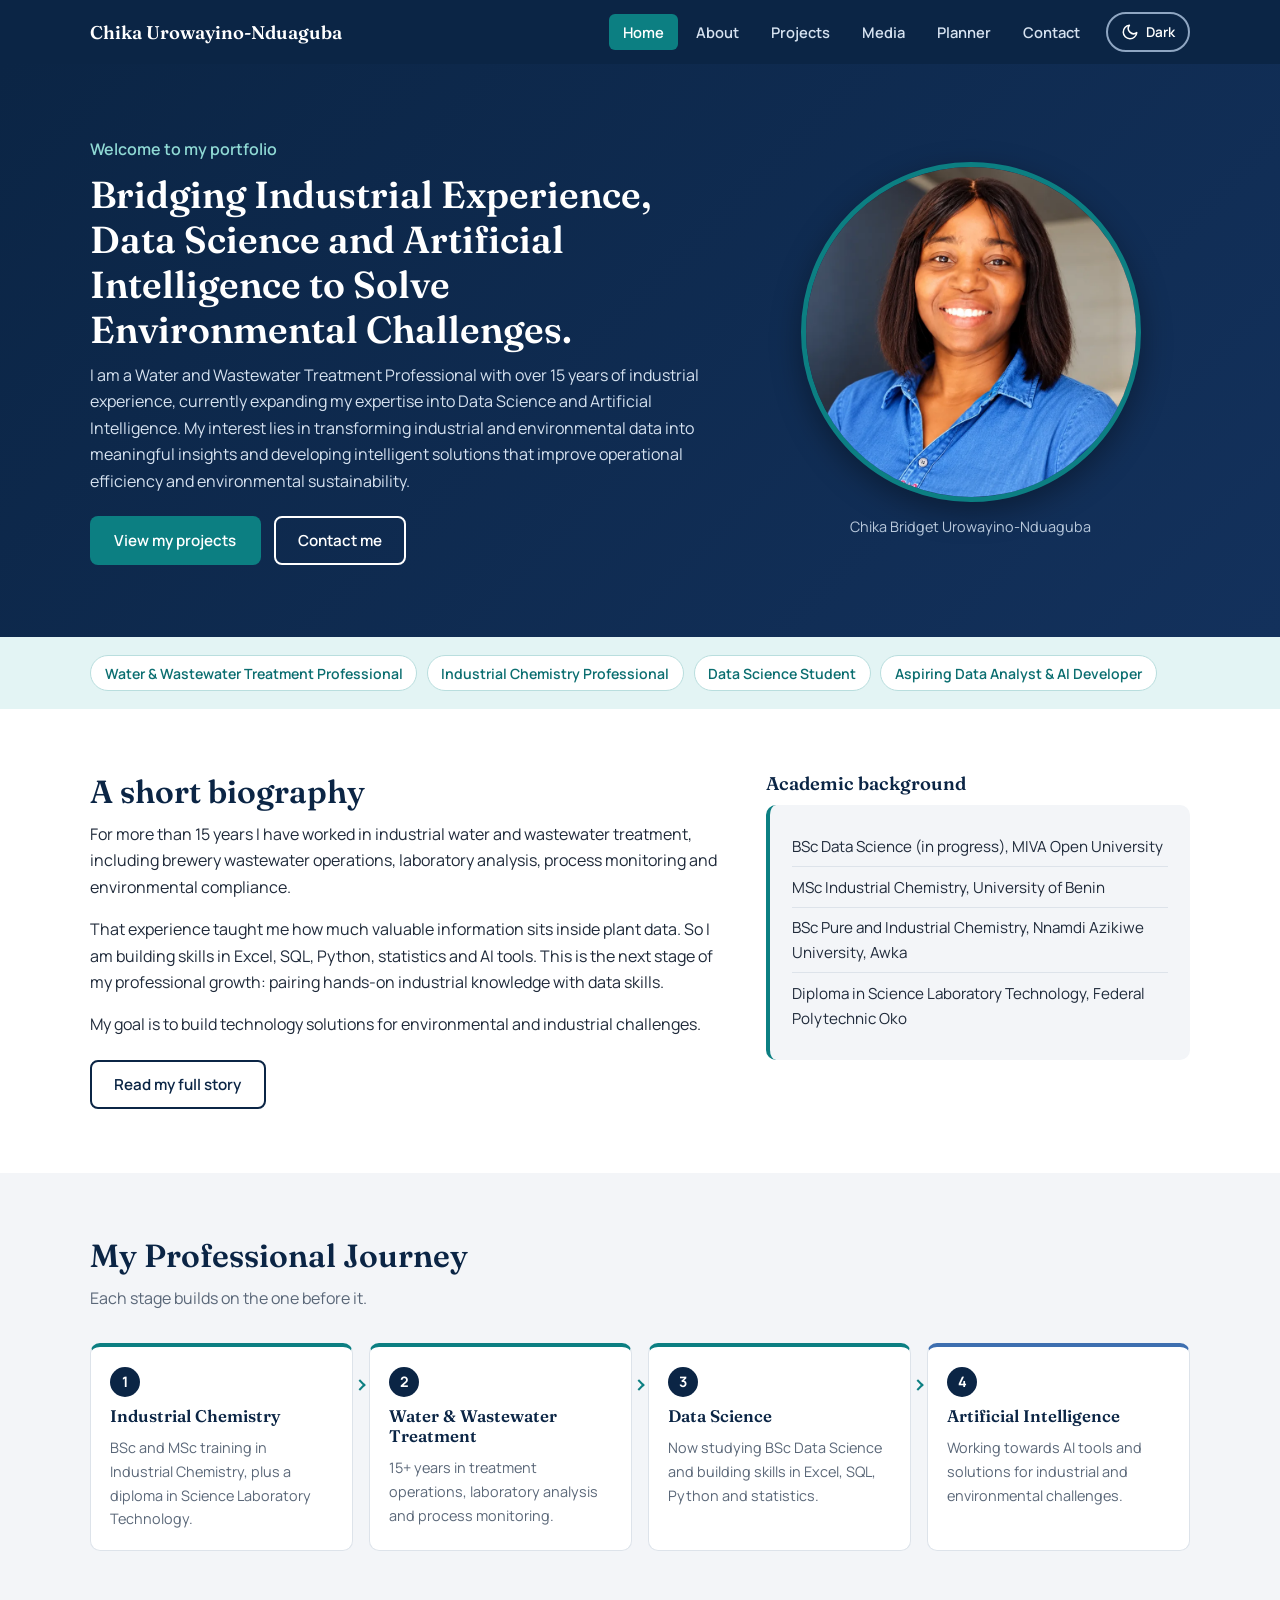
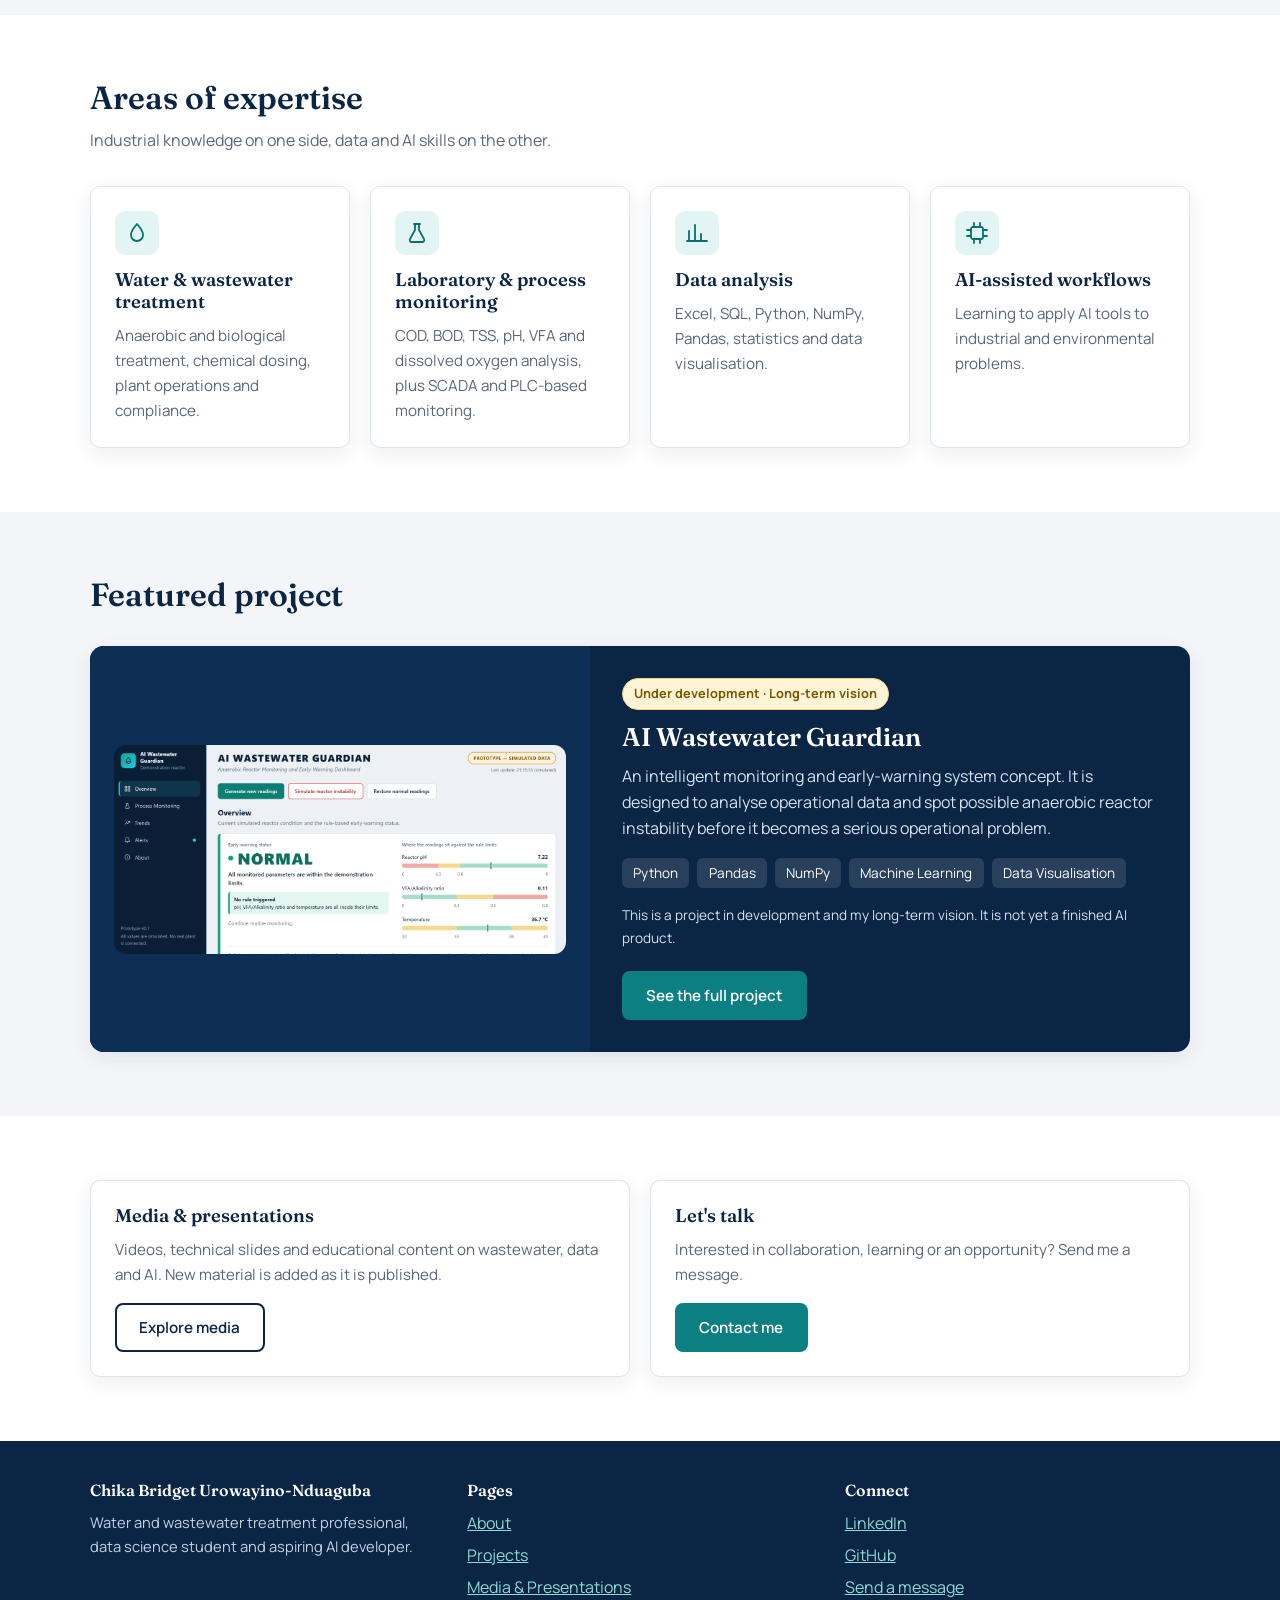
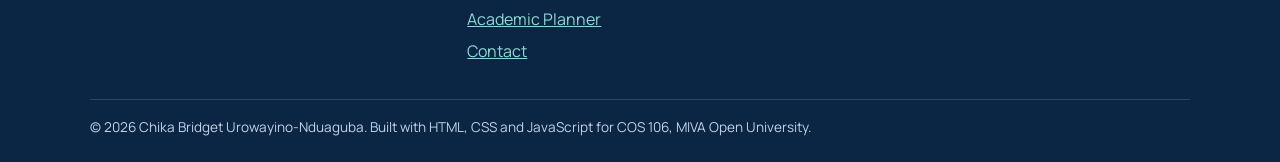
<file: index.html>
<!DOCTYPE html>
<html lang="en">
<head>
  <meta charset="UTF-8">
  <meta name="viewport" content="width=device-width, initial-scale=1">
  <!-- Apply the saved theme BEFORE the page paints, so there is no light/dark flash -->
  <script>
    (function () {
      var theme = "light";
      try { if (localStorage.getItem("chika-theme") === "dark") theme = "dark"; } catch (e) {}
      document.documentElement.setAttribute("data-theme", theme);
    })();
  </script>
  <title>Chika Bridget Urowayino-Nduaguba | Water Treatment, Data Science & AI</title>
  <meta name="description" content="Portfolio of Chika Bridget Urowayino-Nduaguba: water and wastewater treatment professional expanding into Data Science and AI.">
  <link rel="preconnect" href="https://fonts.googleapis.com">
  <link rel="preconnect" href="https://fonts.gstatic.com" crossorigin>
  <link href="https://fonts.googleapis.com/css2?family=Fraunces:wght@600&family=Manrope:wght@400;600;700&display=swap" rel="stylesheet">
  <link rel="stylesheet" href="css/style.css">
</head>
<body>
  <a class="skip-link" href="#main">Skip to content</a>

  <!-- HEADER + NAVIGATION (same on all six pages) -->
  <header class="site-header">
    <nav class="container nav-bar" aria-label="Main navigation">
      <a class="brand" href="index.html">Chika Urowayino-Nduaguba</a>
      <ul class="nav-menu">
        <li><a href="index.html" aria-current="page">Home</a></li>
        <li><a href="about.html">About</a></li>
        <li><a href="projects.html">Projects</a></li>
        <li><a href="media.html">Media</a></li>
        <li><a href="planner.html">Planner</a></li>
        <li><a href="contact.html">Contact</a></li>
      </ul>
      <div class="nav-actions">
        <button class="theme-toggle" type="button" aria-label="Switch to dark mode">
          <svg class="icon-moon" viewBox="0 0 24 24" aria-hidden="true"><path d="M21 12.8A9 9 0 1 1 11.2 3a7 7 0 0 0 9.8 9.8z"/></svg>
          <svg class="icon-sun" viewBox="0 0 24 24" aria-hidden="true"><circle cx="12" cy="12" r="4"/><path d="M12 2v2M12 20v2M4.9 4.9l1.4 1.4M17.7 17.7l1.4 1.4M2 12h2M20 12h2M4.9 19.1l1.4-1.4M17.7 6.3l1.4-1.4"/></svg>
          <span class="theme-label" aria-hidden="true">Dark</span>
        </button>
        <button class="nav-toggle" aria-expanded="false" aria-label="Toggle menu">&#9776;</button>
      </div>
    </nav>
  </header>

  <main id="main">

    <!-- HERO -->
    <section class="hero">
      <div class="container hero-inner">
        <div class="hero-text">
          <p class="welcome">Welcome to my portfolio</p>
          <h1>Bridging Industrial Experience, Data Science and Artificial Intelligence to Solve Environmental Challenges.</h1>
          <p class="intro">I am a Water and Wastewater Treatment Professional with over 15 years of industrial experience, currently expanding my expertise into Data Science and Artificial Intelligence. My interest lies in transforming industrial and environmental data into meaningful insights and developing intelligent solutions that improve operational efficiency and environmental sustainability.</p>
          <div class="btn-row">
            <a class="btn btn-primary" href="projects.html">View my projects</a>
            <a class="btn btn-outline" href="contact.html">Contact me</a>
          </div>
        </div>
        <figure class="hero-photo">
          <picture>
            <source srcset="images/profile.webp" type="image/webp">
            <img src="images/profile.jpg"
                 srcset="images/profile-480.jpg 480w, images/profile.jpg 800w"
                 sizes="(max-width: 860px) 78vw, 340px"
                 width="800" height="800"
                 alt="Portrait of Chika Bridget Urowayino-Nduaguba smiling, wearing a blue denim shirt">
          </picture>
          <figcaption>Chika Bridget Urowayino-Nduaguba</figcaption>
        </figure>
      </div>
    </section>

    <!-- PROFESSIONAL IDENTITY -->
    <section class="identity" aria-label="Professional identity">
      <div class="container">
        <ul class="pills">
          <li>Water &amp; Wastewater Treatment Professional</li>
          <li>Industrial Chemistry Professional</li>
          <li>Data Science Student</li>
          <li>Aspiring Data Analyst &amp; AI Developer</li>
        </ul>
      </div>
    </section>

    <!-- BIOGRAPHY + ACADEMIC BACKGROUND -->
    <section class="section">
      <div class="container split">
        <div>
          <h2>A short biography</h2>
          <p>For more than 15 years I have worked in industrial water and wastewater treatment, including brewery wastewater operations, laboratory analysis, process monitoring and environmental compliance.</p>
          <p>That experience taught me how much valuable information sits inside plant data. So I am building skills in Excel, SQL, Python, statistics and AI tools. This is the next stage of my professional growth: pairing hands-on industrial knowledge with data skills.</p>
          <p>My goal is to build technology solutions for environmental and industrial challenges.</p>
          <div class="btn-row">
            <a class="btn btn-outline" href="about.html">Read my full story</a>
          </div>
        </div>
        <aside>
          <h3>Academic background</h3>
          <ul class="facts">
            <li>BSc Data Science (in progress), MIVA Open University</li>
            <li>MSc Industrial Chemistry, University of Benin</li>
            <li>BSc Pure and Industrial Chemistry, Nnamdi Azikiwe University, Awka</li>
            <li>Diploma in Science Laboratory Technology, Federal Polytechnic Oko</li>
          </ul>
        </aside>
      </div>
    </section>

    <!-- MY PROFESSIONAL JOURNEY -->
    <section class="section section-alt">
      <div class="container">
        <div class="section-head">
          <h2>My Professional Journey</h2>
          <p>Each stage builds on the one before it.</p>
        </div>
        <ol class="journey">
          <li><h3>Industrial Chemistry</h3><p>BSc and MSc training in Industrial Chemistry, plus a diploma in Science Laboratory Technology.</p></li>
          <li><h3>Water &amp; Wastewater Treatment</h3><p>15+ years in treatment operations, laboratory analysis and process monitoring.</p></li>
          <li><h3>Data Science</h3><p>Now studying BSc Data Science and building skills in Excel, SQL, Python and statistics.</p></li>
          <li><h3>Artificial Intelligence</h3><p>Working towards AI tools and solutions for industrial and environmental challenges.</p></li>
        </ol>
      </div>
    </section>

    <!-- AREAS OF EXPERTISE -->
    <section class="section">
      <div class="container">
        <div class="section-head">
          <h2>Areas of expertise</h2>
          <p>Industrial knowledge on one side, data and AI skills on the other.</p>
        </div>
        <div class="grid grid-3">
          <article class="card">
            <div class="icon"><svg viewBox="0 0 24 24" aria-hidden="true"><path d="M12 3s6 6.5 6 11a6 6 0 0 1-12 0c0-4.5 6-11 6-11z"/></svg></div>
            <h3>Water &amp; wastewater treatment</h3>
            <p>Anaerobic and biological treatment, chemical dosing, plant operations and compliance.</p>
          </article>
          <article class="card">
            <div class="icon"><svg viewBox="0 0 24 24" aria-hidden="true"><path d="M9 3h6M10 3v6l-5 9a2 2 0 0 0 2 3h10a2 2 0 0 0 2-3l-5-9V3"/></svg></div>
            <h3>Laboratory &amp; process monitoring</h3>
            <p>COD, BOD, TSS, pH, VFA and dissolved oxygen analysis, plus SCADA and PLC-based monitoring.</p>
          </article>
          <article class="card">
            <div class="icon"><svg viewBox="0 0 24 24" aria-hidden="true"><path d="M4 20V10M10 20V4M16 20v-7M22 20H2"/></svg></div>
            <h3>Data analysis</h3>
            <p>Excel, SQL, Python, NumPy, Pandas, statistics and data visualisation.</p>
          </article>
          <article class="card">
            <div class="icon"><svg viewBox="0 0 24 24" aria-hidden="true"><rect x="6" y="6" width="12" height="12" rx="2"/><path d="M9 2v4M15 2v4M9 18v4M15 18v4M2 9h4M2 15h4M18 9h4M18 15h4"/></svg></div>
            <h3>AI-assisted workflows</h3>
            <p>Learning to apply AI tools to industrial and environmental problems.</p>
          </article>
        </div>
      </div>
    </section>

    <!-- FEATURED PROJECT: AI Wastewater Guardian (permanent feature) -->
    <section class="section section-alt" id="featured-project">
      <div class="container">
        <div class="section-head">
          <h2>Featured project</h2>
        </div>
        <article class="featured">
          <div class="featured-art">
            
           <img
  src="images/ai-wastewater-guardian.png"
  alt="AI Wastewater Guardian dashboard showing anaerobic reactor monitoring and early-warning status"
  class="featured-screenshot"
> 
          </div>
          <div class="featured-body">
            <span class="badge">Under development · Long-term vision</span>
            <h3 style="margin-top:.8rem; font-size:1.6rem;">AI Wastewater Guardian</h3>
            <p>An intelligent monitoring and early-warning system concept. It is designed to analyse operational data and spot possible anaerobic reactor instability before it becomes a serious operational problem.</p>
            <ul class="tags">
              <li>Python</li><li>Pandas</li><li>NumPy</li><li>Machine Learning</li><li>Data Visualisation</li>
            </ul>
            <p class="note">This is a project in development and my long-term vision. It is not yet a finished AI product.</p>
            <div class="btn-row">
              <a class="btn btn-primary"href="https://ai-wastewater-guardian.netlify.app/">See the full project</a>
            </div>
          </div>
        </article>
      </div>
    </section>

    <!-- MEDIA & CONTACT CALLS TO ACTION -->
    <section class="section">
      <div class="container grid grid-2">
        <div class="card">
          <h3>Media &amp; presentations</h3>
          <p style="margin-bottom:1rem;">Videos, technical slides and educational content on wastewater, data and AI. New material is added as it is published.</p>
          <a class="btn btn-outline" href="media.html">Explore media</a>
        </div>
        <div class="card">
          <h3>Let's talk</h3>
          <p style="margin-bottom:1rem;">Interested in collaboration, learning or an opportunity? Send me a message.</p>
          <a class="btn btn-primary" href="contact.html">Contact me</a>
        </div>
      </div>
    </section>
  </main>

  <!-- FOOTER -->
  <footer class="site-footer">
    <div class="container footer-grid">
      <div>
        <h3>Chika Bridget Urowayino-Nduaguba</h3>
        <p style="font-size:.92rem;">Water and wastewater treatment professional, data science student and aspiring AI developer.</p>
      </div>
      <div>
        <h3>Pages</h3>
        <ul>
          <li><a href="about.html">About</a></li>
          <li><a href="projects.html">Projects</a></li>
          <li><a href="media.html">Media &amp; Presentations</a></li>
          <li><a href="planner.html">Academic Planner</a></li>
          <li><a href="contact.html">Contact</a></li>
        </ul>
      </div>
      <div>
        <h3>Connect</h3>
        <ul>
          <li><a data-social="linkedin" href="#">LinkedIn</a></li>
          <li><a data-social="github" href="#">GitHub</a></li>
          <li><a href="contact.html">Send a message</a></li>
        </ul>
      </div>
    </div>
    <div class="container copy">&copy; <span id="year">2026</span> Chika Bridget Urowayino-Nduaguba. Built with HTML, CSS and JavaScript for COS 106, MIVA Open University.</div>
  </footer>

  <script src="js/main.js"></script>
</body>
</html>
</file>
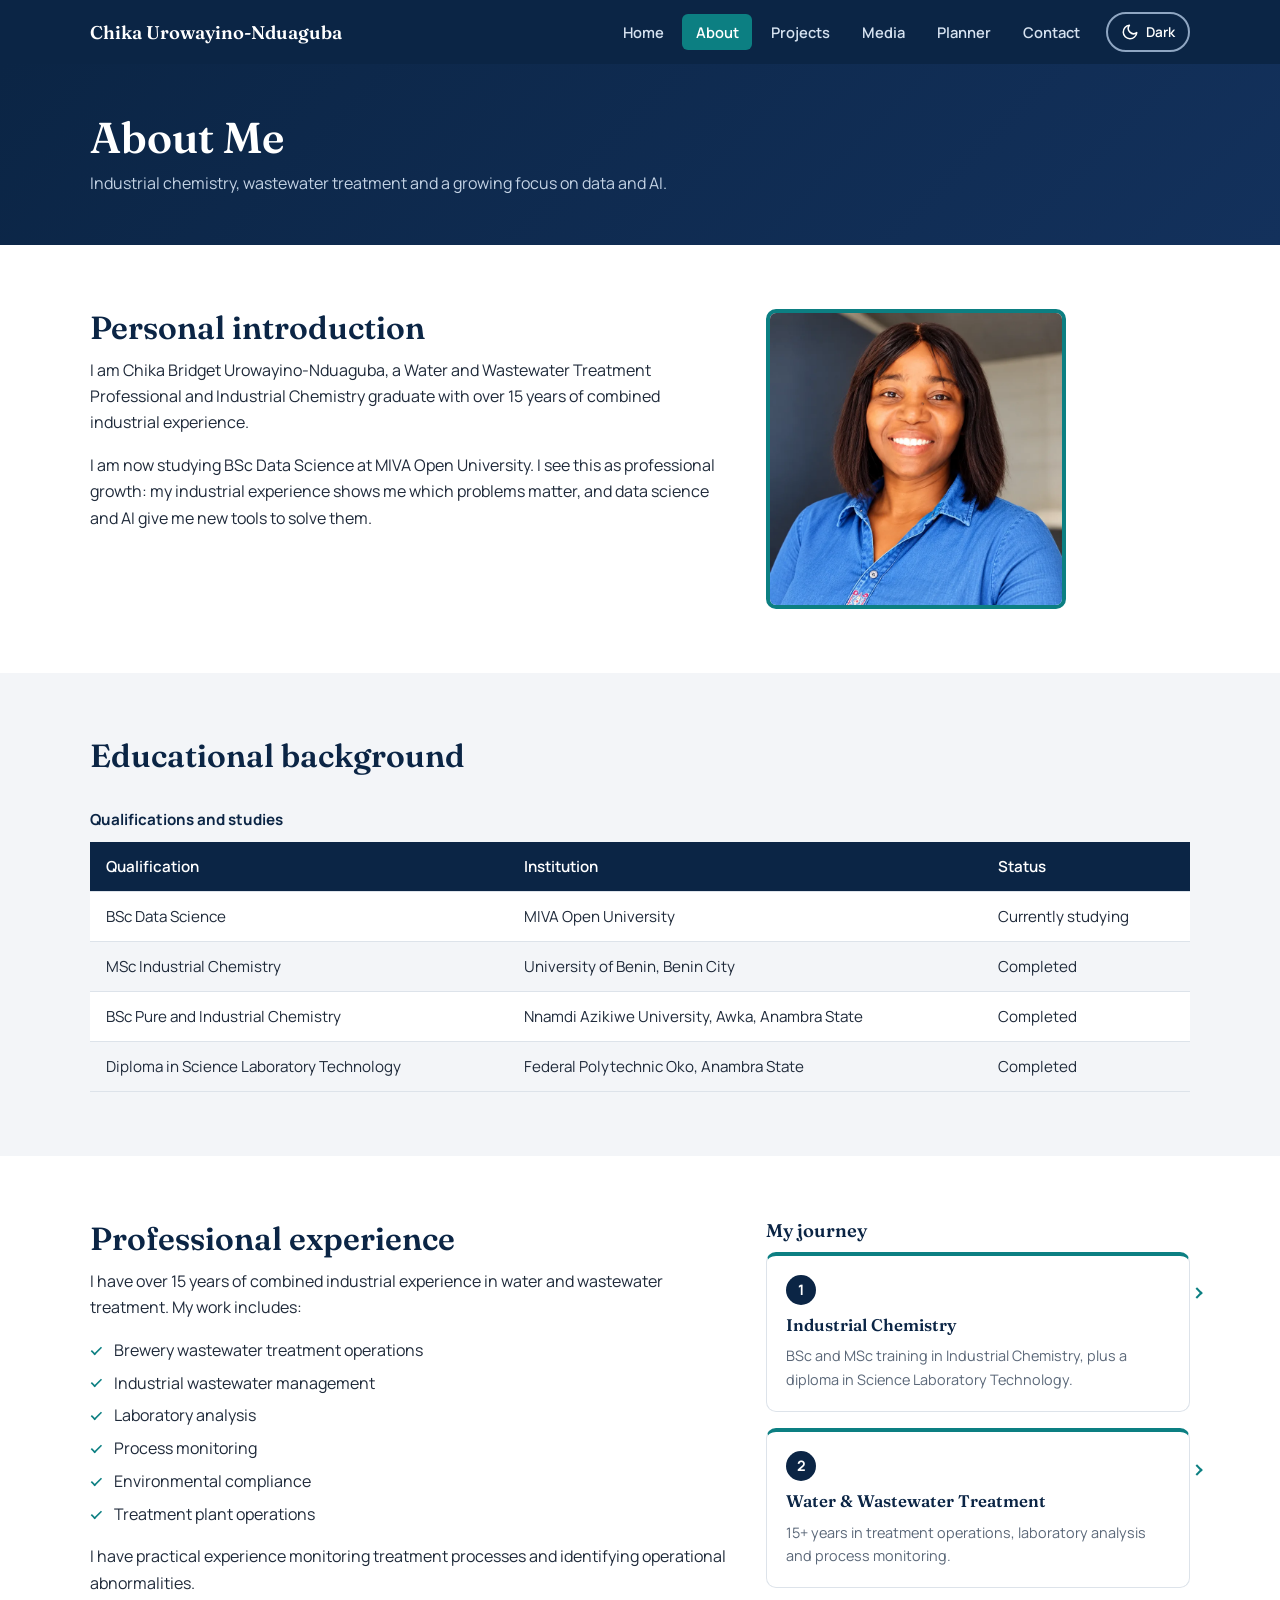
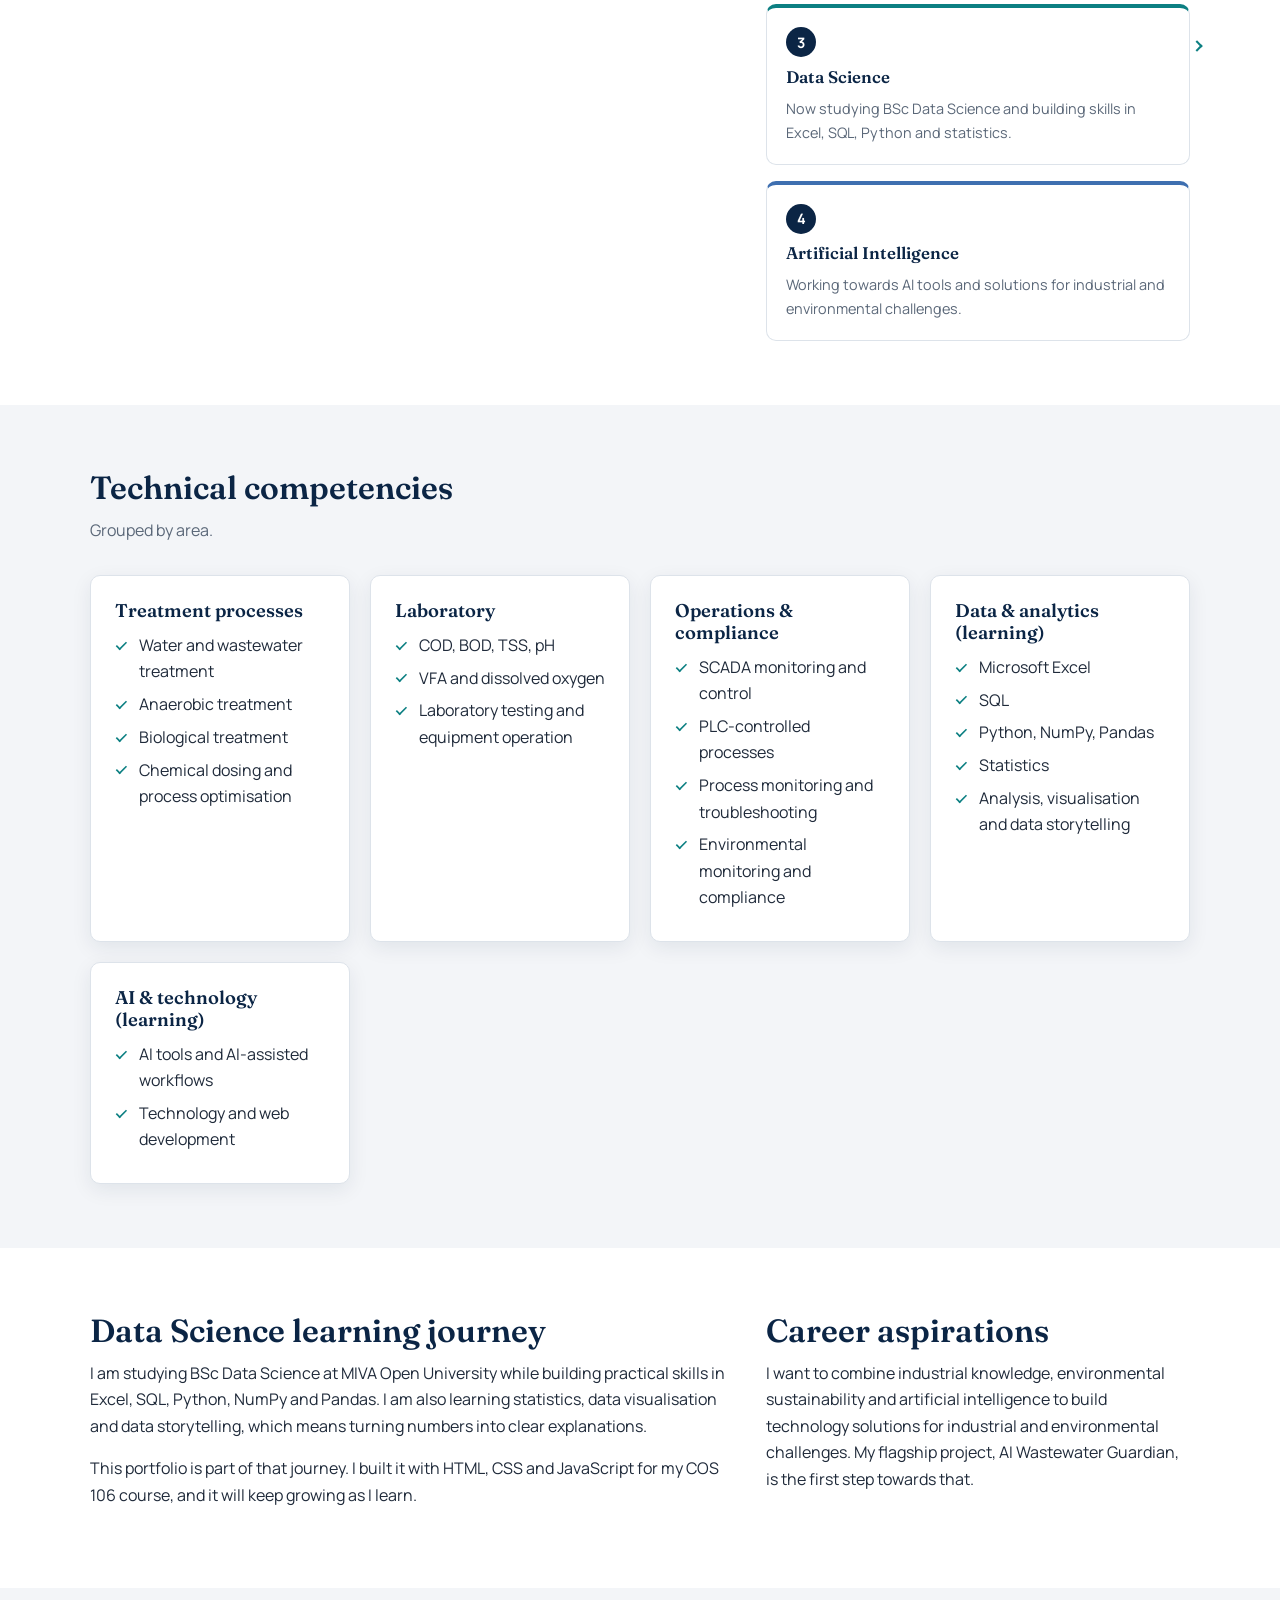
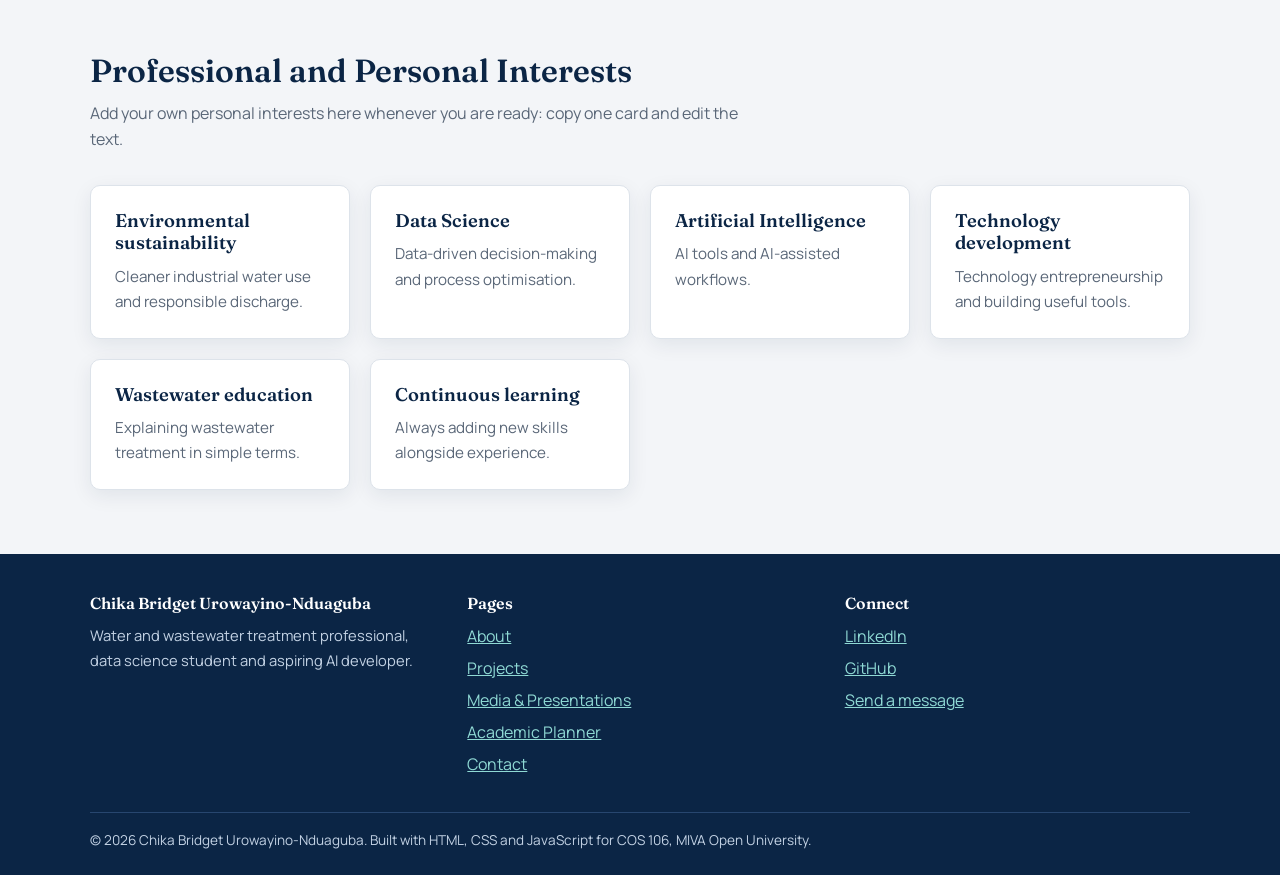
<file: about.html>
<!DOCTYPE html>
<html lang="en">
<head>
  <meta charset="UTF-8">
  <meta name="viewport" content="width=device-width, initial-scale=1">
  <!-- Apply the saved theme BEFORE the page paints, so there is no light/dark flash -->
  <script>
    (function () {
      var theme = "light";
      try { if (localStorage.getItem("chika-theme") === "dark") theme = "dark"; } catch (e) {}
      document.documentElement.setAttribute("data-theme", theme);
    })();
  </script>
  <title>About Me | Chika Urowayino-Nduaguba</title>
  <meta name="description" content="About Chika Bridget Urowayino-Nduaguba: education, experience, skills and career aspirations.">
  <link rel="preconnect" href="https://fonts.googleapis.com">
  <link rel="preconnect" href="https://fonts.gstatic.com" crossorigin>
  <link href="https://fonts.googleapis.com/css2?family=Fraunces:wght@600&family=Manrope:wght@400;600;700&display=swap" rel="stylesheet">
  <link rel="stylesheet" href="css/style.css">
</head>
<body>
  <a class="skip-link" href="#main">Skip to content</a>

  <!-- HEADER + NAVIGATION (same on all six pages) -->
  <header class="site-header">
    <nav class="container nav-bar" aria-label="Main navigation">
      <a class="brand" href="index.html">Chika Urowayino-Nduaguba</a>
      <ul class="nav-menu">
        <li><a href="index.html">Home</a></li>
        <li><a href="about.html" aria-current="page">About</a></li>
        <li><a href="projects.html">Projects</a></li>
        <li><a href="media.html">Media</a></li>
        <li><a href="planner.html">Planner</a></li>
        <li><a href="contact.html">Contact</a></li>
      </ul>
      <div class="nav-actions">
        <button class="theme-toggle" type="button" aria-label="Switch to dark mode">
          <svg class="icon-moon" viewBox="0 0 24 24" aria-hidden="true"><path d="M21 12.8A9 9 0 1 1 11.2 3a7 7 0 0 0 9.8 9.8z"/></svg>
          <svg class="icon-sun" viewBox="0 0 24 24" aria-hidden="true"><circle cx="12" cy="12" r="4"/><path d="M12 2v2M12 20v2M4.9 4.9l1.4 1.4M17.7 17.7l1.4 1.4M2 12h2M20 12h2M4.9 19.1l1.4-1.4M17.7 6.3l1.4-1.4"/></svg>
          <span class="theme-label" aria-hidden="true">Dark</span>
        </button>
        <button class="nav-toggle" aria-expanded="false" aria-label="Toggle menu">&#9776;</button>
      </div>
    </nav>
  </header>

  <main id="main">
    <section class="page-banner"><div class="container"><h1>About Me</h1><p>Industrial chemistry, wastewater treatment and a growing focus on data and AI.</p></div></section>

    <section class="section">
      <div class="container split">
        <div>
          <h2>Personal introduction</h2>
          <p>I am Chika Bridget Urowayino-Nduaguba, a Water and Wastewater Treatment Professional and Industrial Chemistry graduate with over 15 years of combined industrial experience.</p>
          <p>I am now studying BSc Data Science at MIVA Open University. I see this as professional growth: my industrial experience shows me which problems matter, and data science and AI give me new tools to solve them.</p>
        </div>
        <figure class="about-photo" style="margin:0">
          <picture>
            <source srcset="images/profile.webp" type="image/webp">
            <img src="images/profile.jpg" srcset="images/profile-480.jpg 480w, images/profile.jpg 800w" sizes="300px" width="800" height="800" alt="Portrait of Chika Bridget Urowayino-Nduaguba smiling, wearing a blue denim shirt">
          </picture>
        </figure>
      </div>
    </section>

    <section class="section section-alt">
      <div class="container">
        <div class="section-head"><h2>Educational background</h2></div>
        <div class="table-wrap">
          <table>
            <caption>Qualifications and studies</caption>
            <thead><tr><th scope="col">Qualification</th><th scope="col">Institution</th><th scope="col">Status</th></tr></thead>
            <tbody>
              <tr><td>BSc Data Science</td><td>MIVA Open University</td><td>Currently studying</td></tr>
              <tr><td>MSc Industrial Chemistry</td><td>University of Benin, Benin City</td><td>Completed</td></tr>
              <tr><td>BSc Pure and Industrial Chemistry</td><td>Nnamdi Azikiwe University, Awka, Anambra State</td><td>Completed</td></tr>
              <tr><td>Diploma in Science Laboratory Technology</td><td>Federal Polytechnic Oko, Anambra State</td><td>Completed</td></tr>
            </tbody>
          </table>
        </div>
      </div>
    </section>

    <section class="section">
      <div class="container split">
        <div>
          <h2>Professional experience</h2>
          <p>I have over 15 years of combined industrial experience in water and wastewater treatment. My work includes:</p>
          <ul class="ticks">
            <li>Brewery wastewater treatment operations</li>
            <li>Industrial wastewater management</li>
            <li>Laboratory analysis</li>
            <li>Process monitoring</li>
            <li>Environmental compliance</li>
            <li>Treatment plant operations</li>
          </ul>
          <p style="margin-top:1rem">I have practical experience monitoring treatment processes and identifying operational abnormalities.</p>
        </div>
        <aside><h3>My journey</h3><ol class="journey" style="grid-template-columns:1fr">
          <li><h3>Industrial Chemistry</h3><p>BSc and MSc training in Industrial Chemistry, plus a diploma in Science Laboratory Technology.</p></li>
          <li><h3>Water &amp; Wastewater Treatment</h3><p>15+ years in treatment operations, laboratory analysis and process monitoring.</p></li>
          <li><h3>Data Science</h3><p>Now studying BSc Data Science and building skills in Excel, SQL, Python and statistics.</p></li>
          <li><h3>Artificial Intelligence</h3><p>Working towards AI tools and solutions for industrial and environmental challenges.</p></li>
        </ol></aside>
      </div>
    </section>

    <section class="section section-alt">
      <div class="container">
        <div class="section-head"><h2>Technical competencies</h2><p>Grouped by area.</p></div>
        <div class="grid grid-3">
          <article class="card"><h3>Treatment processes</h3><ul class="ticks"><li>Water and wastewater treatment</li><li>Anaerobic treatment</li><li>Biological treatment</li><li>Chemical dosing and process optimisation</li></ul></article>
          <article class="card"><h3>Laboratory</h3><ul class="ticks"><li>COD, BOD, TSS, pH</li><li>VFA and dissolved oxygen</li><li>Laboratory testing and equipment operation</li></ul></article>
          <article class="card"><h3>Operations &amp; compliance</h3><ul class="ticks"><li>SCADA monitoring and control</li><li>PLC-controlled processes</li><li>Process monitoring and troubleshooting</li><li>Environmental monitoring and compliance</li></ul></article>
          <article class="card"><h3>Data &amp; analytics (learning)</h3><ul class="ticks"><li>Microsoft Excel</li><li>SQL</li><li>Python, NumPy, Pandas</li><li>Statistics</li><li>Analysis, visualisation and data storytelling</li></ul></article>
          <article class="card"><h3>AI &amp; technology (learning)</h3><ul class="ticks"><li>AI tools and AI-assisted workflows</li><li>Technology and web development</li></ul></article>
        </div>
      </div>
    </section>

    <section class="section">
      <div class="container split">
        <div>
          <h2>Data Science learning journey</h2>
          <p>I am studying BSc Data Science at MIVA Open University while building practical skills in Excel, SQL, Python, NumPy and Pandas. I am also learning statistics, data visualisation and data storytelling, which means turning numbers into clear explanations.</p>
          <p>This portfolio is part of that journey. I built it with HTML, CSS and JavaScript for my COS 106 course, and it will keep growing as I learn.</p>
        </div>
        <div>
          <h2>Career aspirations</h2>
          <p>I want to combine industrial knowledge, environmental sustainability and artificial intelligence to build technology solutions for industrial and environmental challenges. My flagship project, AI Wastewater Guardian, is the first step towards that.</p>
        </div>
      </div>
    </section>

    <section class="section section-alt" id="interests">
      <div class="container">
        <div class="section-head"><h2>Professional and Personal Interests</h2>
          <p>Add your own personal interests here whenever you are ready: copy one card and edit the text.</p></div>
        <div class="grid grid-3">
          <article class="card"><h3>Environmental sustainability</h3><p>Cleaner industrial water use and responsible discharge.</p></article>
          <article class="card"><h3>Data Science</h3><p>Data-driven decision-making and process optimisation.</p></article>
          <article class="card"><h3>Artificial Intelligence</h3><p>AI tools and AI-assisted workflows.</p></article>
          <article class="card"><h3>Technology development</h3><p>Technology entrepreneurship and building useful tools.</p></article>
          <article class="card"><h3>Wastewater education</h3><p>Explaining wastewater treatment in simple terms.</p></article>
          <article class="card"><h3>Continuous learning</h3><p>Always adding new skills alongside experience.</p></article>
        </div>
      </div>
    </section>

  </main>

  <!-- FOOTER -->
  <footer class="site-footer">
    <div class="container footer-grid">
      <div>
        <h3>Chika Bridget Urowayino-Nduaguba</h3>
        <p style="font-size:.92rem;">Water and wastewater treatment professional, data science student and aspiring AI developer.</p>
      </div>
      <div>
        <h3>Pages</h3>
        <ul>
          <li><a href="about.html">About</a></li>
          <li><a href="projects.html">Projects</a></li>
          <li><a href="media.html">Media &amp; Presentations</a></li>
          <li><a href="planner.html">Academic Planner</a></li>
          <li><a href="contact.html">Contact</a></li>
        </ul>
      </div>
      <div>
        <h3>Connect</h3>
        <ul>
          <li><a data-social="linkedin" href="#">LinkedIn</a></li>
          <li><a data-social="github" href="#">GitHub</a></li>
          <li><a href="contact.html">Send a message</a></li>
        </ul>
      </div>
    </div>
    <div class="container copy">&copy; <span id="year">2026</span> Chika Bridget Urowayino-Nduaguba. Built with HTML, CSS and JavaScript for COS 106, MIVA Open University.</div>
  </footer>

  <script src="js/main.js"></script>
</body>
</html>
</file>
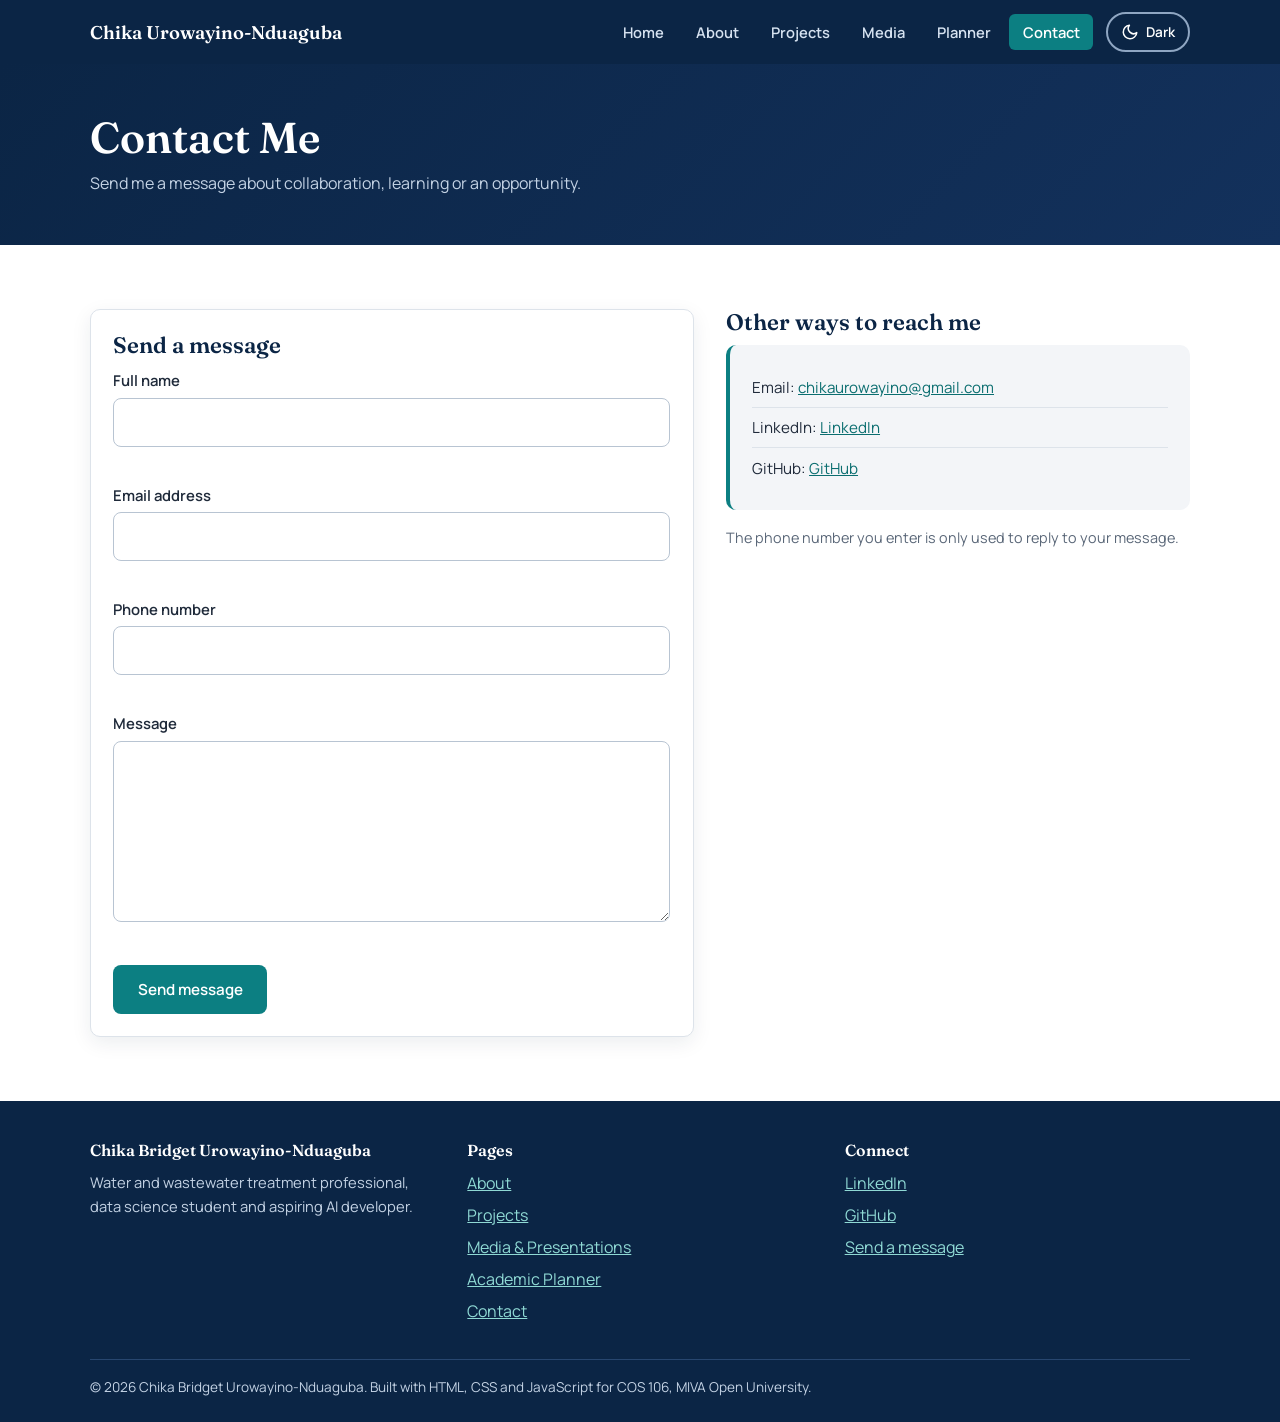
<file: contact.html>
<!DOCTYPE html>
<html lang="en">
<head>
  <meta charset="UTF-8">
  <meta name="viewport" content="width=device-width, initial-scale=1">
  <!-- Apply the saved theme BEFORE the page paints, so there is no light/dark flash -->
  <script>
    (function () {
      var theme = "light";
      try { if (localStorage.getItem("chika-theme") === "dark") theme = "dark"; } catch (e) {}
      document.documentElement.setAttribute("data-theme", theme);
    })();
  </script>
  <title>Contact | Chika Urowayino-Nduaguba</title>
  <meta name="description" content="Contact Chika Bridget Urowayino-Nduaguba.">
  <link rel="preconnect" href="https://fonts.googleapis.com">
  <link rel="preconnect" href="https://fonts.gstatic.com" crossorigin>
  <link href="https://fonts.googleapis.com/css2?family=Fraunces:wght@600&family=Manrope:wght@400;600;700&display=swap" rel="stylesheet">
  <link rel="stylesheet" href="css/style.css">
</head>
<body>
  <a class="skip-link" href="#main">Skip to content</a>

  <!-- HEADER + NAVIGATION (same on all six pages) -->
  <header class="site-header">
    <nav class="container nav-bar" aria-label="Main navigation">
      <a class="brand" href="index.html">Chika Urowayino-Nduaguba</a>
      <ul class="nav-menu">
        <li><a href="index.html">Home</a></li>
        <li><a href="about.html">About</a></li>
        <li><a href="projects.html">Projects</a></li>
        <li><a href="media.html">Media</a></li>
        <li><a href="planner.html">Planner</a></li>
        <li><a href="contact.html" aria-current="page">Contact</a></li>
      </ul>
      <div class="nav-actions">
        <button class="theme-toggle" type="button" aria-label="Switch to dark mode">
          <svg class="icon-moon" viewBox="0 0 24 24" aria-hidden="true"><path d="M21 12.8A9 9 0 1 1 11.2 3a7 7 0 0 0 9.8 9.8z"/></svg>
          <svg class="icon-sun" viewBox="0 0 24 24" aria-hidden="true"><circle cx="12" cy="12" r="4"/><path d="M12 2v2M12 20v2M4.9 4.9l1.4 1.4M17.7 17.7l1.4 1.4M2 12h2M20 12h2M4.9 19.1l1.4-1.4M17.7 6.3l1.4-1.4"/></svg>
          <span class="theme-label" aria-hidden="true">Dark</span>
        </button>
        <button class="nav-toggle" aria-expanded="false" aria-label="Toggle menu">&#9776;</button>
      </div>
    </nav>
  </header>

  <main id="main">
    <section class="page-banner"><div class="container"><h1>Contact Me</h1><p>Send me a message about collaboration, learning or an opportunity.</p></div></section>

    <section class="section">
      <div class="container contact-layout">
        <div class="panel">
          <h2 style="font-size:1.4rem">Send a message</h2>
          <div id="form-status" role="status" hidden></div>
          <!-- NETLIFY FORM: data-netlify="true" makes Netlify collect submissions after deployment -->
          <form id="contact-form" name="contact" method="POST" action="/thank-you.html" data-netlify="true" netlify-honeypot="bot-field" novalidate>
            <input type="hidden" name="form-name" value="contact">
            <p class="hp"><label>Leave this empty: <input name="bot-field" tabindex="-1" autocomplete="off"></label></p>
            <div class="field"><label for="name">Full name</label><input id="name" name="name" type="text" autocomplete="name"><p class="error-msg" id="name-error"></p></div>
            <div class="field"><label for="email">Email address</label><input id="email" name="email" type="email" autocomplete="email"><p class="error-msg" id="email-error"></p></div>
            <div class="field"><label for="phone">Phone number</label><input id="phone" name="phone" type="tel" inputmode="numeric" autocomplete="tel"><p class="error-msg" id="phone-error"></p></div>
            <div class="field"><label for="message">Message</label><textarea id="message" name="message" rows="6"></textarea><p class="error-msg" id="message-error"></p></div>
            <button class="btn btn-primary" type="submit">Send message</button>
          </form>
        </div>
        <aside>
          <h2 style="font-size:1.4rem">Other ways to reach me</h2>
          <ul class="facts">
            <li>Email: <a href="mailto:chikaurowayino@gmail.com">chikaurowayino@gmail.com</a></li>
            <li>LinkedIn: <a data-social="linkedin" href="#">LinkedIn</a></li>
            <li>GitHub: <a data-social="github" href="#">GitHub</a></li>
          </ul>
          <p style="margin-top:1rem;font-size:.9rem;color:var(--muted)">The phone number you enter is only used to reply to your message.</p>
        </aside>
      </div>
    </section>

  </main>

  <!-- FOOTER -->
  <footer class="site-footer">
    <div class="container footer-grid">
      <div>
        <h3>Chika Bridget Urowayino-Nduaguba</h3>
        <p style="font-size:.92rem;">Water and wastewater treatment professional, data science student and aspiring AI developer.</p>
      </div>
      <div>
        <h3>Pages</h3>
        <ul>
          <li><a href="about.html">About</a></li>
          <li><a href="projects.html">Projects</a></li>
          <li><a href="media.html">Media &amp; Presentations</a></li>
          <li><a href="planner.html">Academic Planner</a></li>
          <li><a href="contact.html">Contact</a></li>
        </ul>
      </div>
      <div>
        <h3>Connect</h3>
        <ul>
          <li><a data-social="linkedin" href="#">LinkedIn</a></li>
          <li><a data-social="github" href="#">GitHub</a></li>
          <li><a href="contact.html">Send a message</a></li>
        </ul>
      </div>
    </div>
    <div class="container copy">&copy; <span id="year">2026</span> Chika Bridget Urowayino-Nduaguba. Built with HTML, CSS and JavaScript for COS 106, MIVA Open University.</div>
  </footer>

  <script src="js/main.js"></script>
  <script src="js/contact.js"></script>
</body>
</html>
</file>
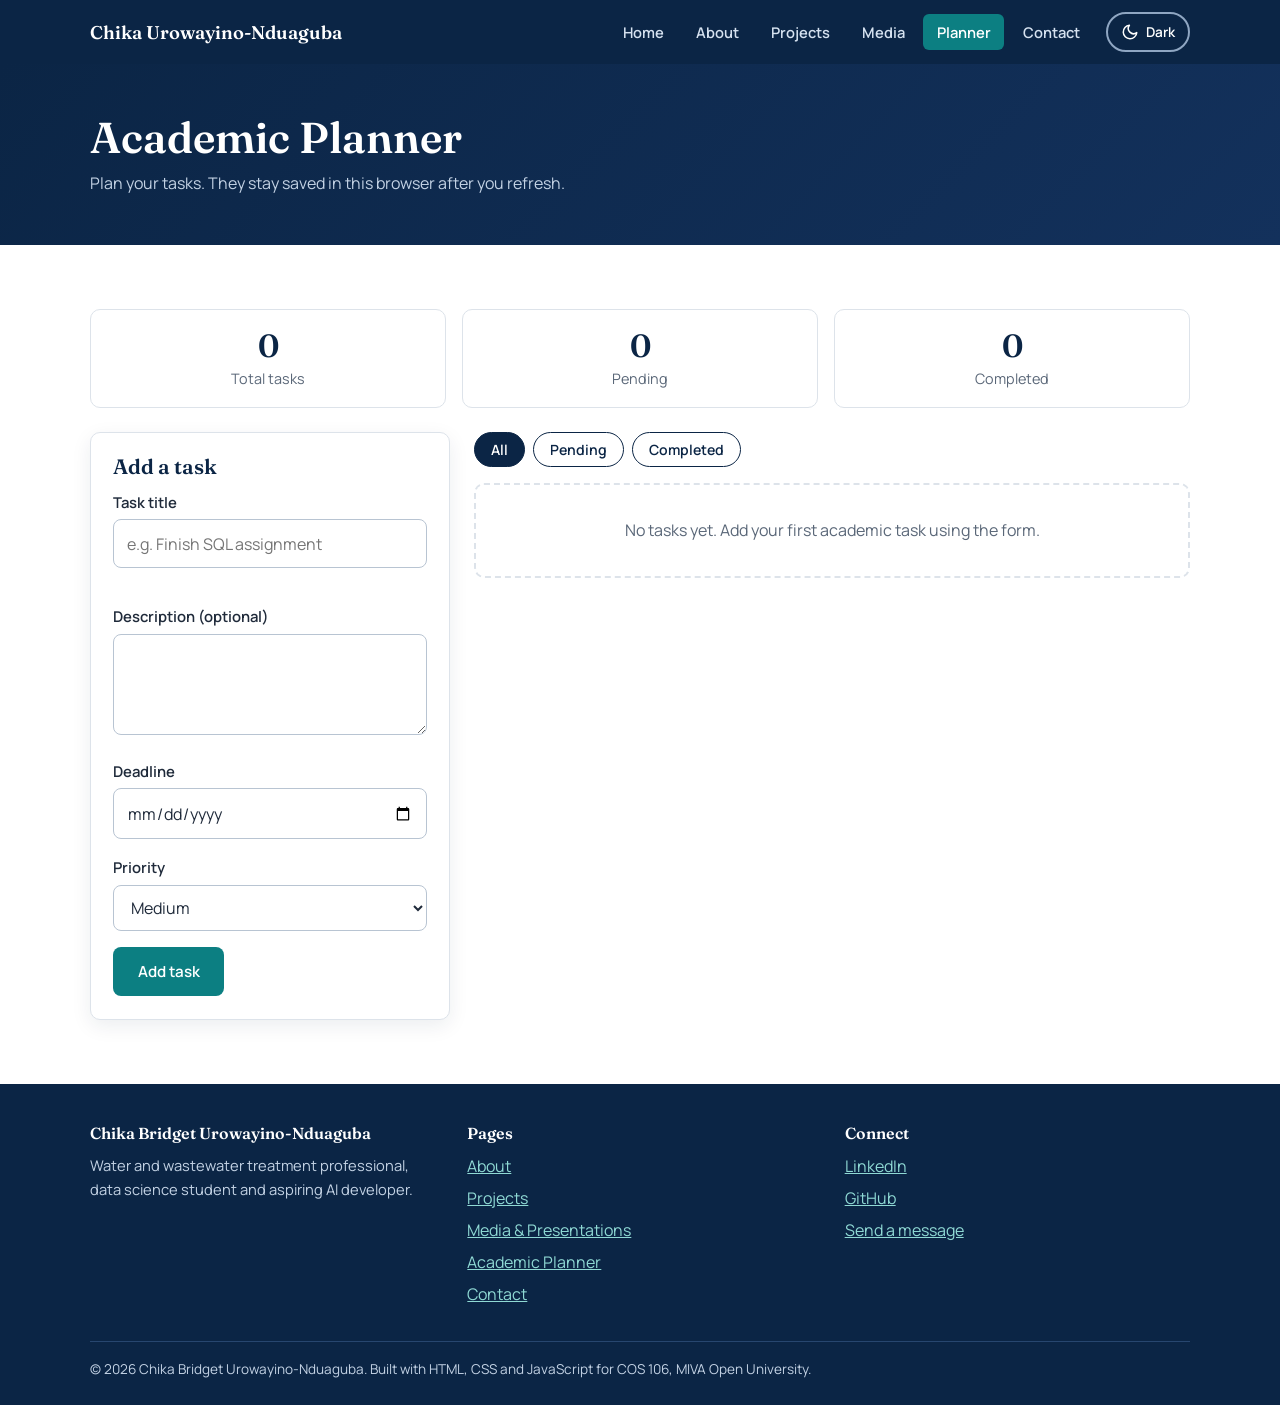
<file: planner.html>
<!DOCTYPE html>
<html lang="en">
<head>
  <meta charset="UTF-8">
  <meta name="viewport" content="width=device-width, initial-scale=1">
  <!-- Apply the saved theme BEFORE the page paints, so there is no light/dark flash -->
  <script>
    (function () {
      var theme = "light";
      try { if (localStorage.getItem("chika-theme") === "dark") theme = "dark"; } catch (e) {}
      document.documentElement.setAttribute("data-theme", theme);
    })();
  </script>
  <title>Academic Planner | Chika Urowayino-Nduaguba</title>
  <meta name="description" content="Interactive academic planner with tasks, deadlines, priorities and filters.">
  <link rel="preconnect" href="https://fonts.googleapis.com">
  <link rel="preconnect" href="https://fonts.gstatic.com" crossorigin>
  <link href="https://fonts.googleapis.com/css2?family=Fraunces:wght@600&family=Manrope:wght@400;600;700&display=swap" rel="stylesheet">
  <link rel="stylesheet" href="css/style.css">
</head>
<body>
  <a class="skip-link" href="#main">Skip to content</a>

  <!-- HEADER + NAVIGATION (same on all six pages) -->
  <header class="site-header">
    <nav class="container nav-bar" aria-label="Main navigation">
      <a class="brand" href="index.html">Chika Urowayino-Nduaguba</a>
      <ul class="nav-menu">
        <li><a href="index.html">Home</a></li>
        <li><a href="about.html">About</a></li>
        <li><a href="projects.html">Projects</a></li>
        <li><a href="media.html">Media</a></li>
        <li><a href="planner.html" aria-current="page">Planner</a></li>
        <li><a href="contact.html">Contact</a></li>
      </ul>
      <div class="nav-actions">
        <button class="theme-toggle" type="button" aria-label="Switch to dark mode">
          <svg class="icon-moon" viewBox="0 0 24 24" aria-hidden="true"><path d="M21 12.8A9 9 0 1 1 11.2 3a7 7 0 0 0 9.8 9.8z"/></svg>
          <svg class="icon-sun" viewBox="0 0 24 24" aria-hidden="true"><circle cx="12" cy="12" r="4"/><path d="M12 2v2M12 20v2M4.9 4.9l1.4 1.4M17.7 17.7l1.4 1.4M2 12h2M20 12h2M4.9 19.1l1.4-1.4M17.7 6.3l1.4-1.4"/></svg>
          <span class="theme-label" aria-hidden="true">Dark</span>
        </button>
        <button class="nav-toggle" aria-expanded="false" aria-label="Toggle menu">&#9776;</button>
      </div>
    </nav>
  </header>

  <main id="main">
    <section class="page-banner"><div class="container"><h1>Academic Planner</h1><p>Plan your tasks. They stay saved in this browser after you refresh.</p></div></section>

    <section class="section">
      <div class="container">
        <div class="stats" aria-live="polite">
          <div class="stat"><strong id="count-total">0</strong><span>Total tasks</span></div>
          <div class="stat"><strong id="count-pending">0</strong><span>Pending</span></div>
          <div class="stat"><strong id="count-done">0</strong><span>Completed</span></div>
        </div>
        <div class="planner-layout">
          <form class="panel" id="task-form" novalidate>
            <h2 style="font-size:1.3rem">Add a task</h2>
            <div class="field"><label for="task-title">Task title</label><input id="task-title" type="text" maxlength="100" placeholder="e.g. Finish SQL assignment"><p class="error-msg" id="title-error"></p></div>
            <div class="field"><label for="task-desc">Description (optional)</label><textarea id="task-desc" rows="3" maxlength="300"></textarea></div>
            <div class="field"><label for="task-date">Deadline</label><input id="task-date" type="date"></div>
            <div class="field"><label for="task-priority">Priority</label>
              <select id="task-priority"><option value="high">High</option><option value="medium" selected>Medium</option><option value="low">Low</option></select></div>
            <button class="btn btn-primary" type="submit">Add task</button>
          </form>
          <div>
            <div class="filters" role="group" aria-label="Filter tasks">
              <button class="filter-btn active" data-filter="all" type="button">All</button>
              <button class="filter-btn" data-filter="pending" type="button">Pending</button>
              <button class="filter-btn" data-filter="completed" type="button">Completed</button>
            </div>
            <ul class="task-list" id="task-list" aria-live="polite"></ul>
          </div>
        </div>
      </div>
    </section>

  </main>

  <!-- FOOTER -->
  <footer class="site-footer">
    <div class="container footer-grid">
      <div>
        <h3>Chika Bridget Urowayino-Nduaguba</h3>
        <p style="font-size:.92rem;">Water and wastewater treatment professional, data science student and aspiring AI developer.</p>
      </div>
      <div>
        <h3>Pages</h3>
        <ul>
          <li><a href="about.html">About</a></li>
          <li><a href="projects.html">Projects</a></li>
          <li><a href="media.html">Media &amp; Presentations</a></li>
          <li><a href="planner.html">Academic Planner</a></li>
          <li><a href="contact.html">Contact</a></li>
        </ul>
      </div>
      <div>
        <h3>Connect</h3>
        <ul>
          <li><a data-social="linkedin" href="#">LinkedIn</a></li>
          <li><a data-social="github" href="#">GitHub</a></li>
          <li><a href="contact.html">Send a message</a></li>
        </ul>
      </div>
    </div>
    <div class="container copy">&copy; <span id="year">2026</span> Chika Bridget Urowayino-Nduaguba. Built with HTML, CSS and JavaScript for COS 106, MIVA Open University.</div>
  </footer>

  <script src="js/main.js"></script>
  <script src="js/planner.js"></script>
</body>
</html>
</file>
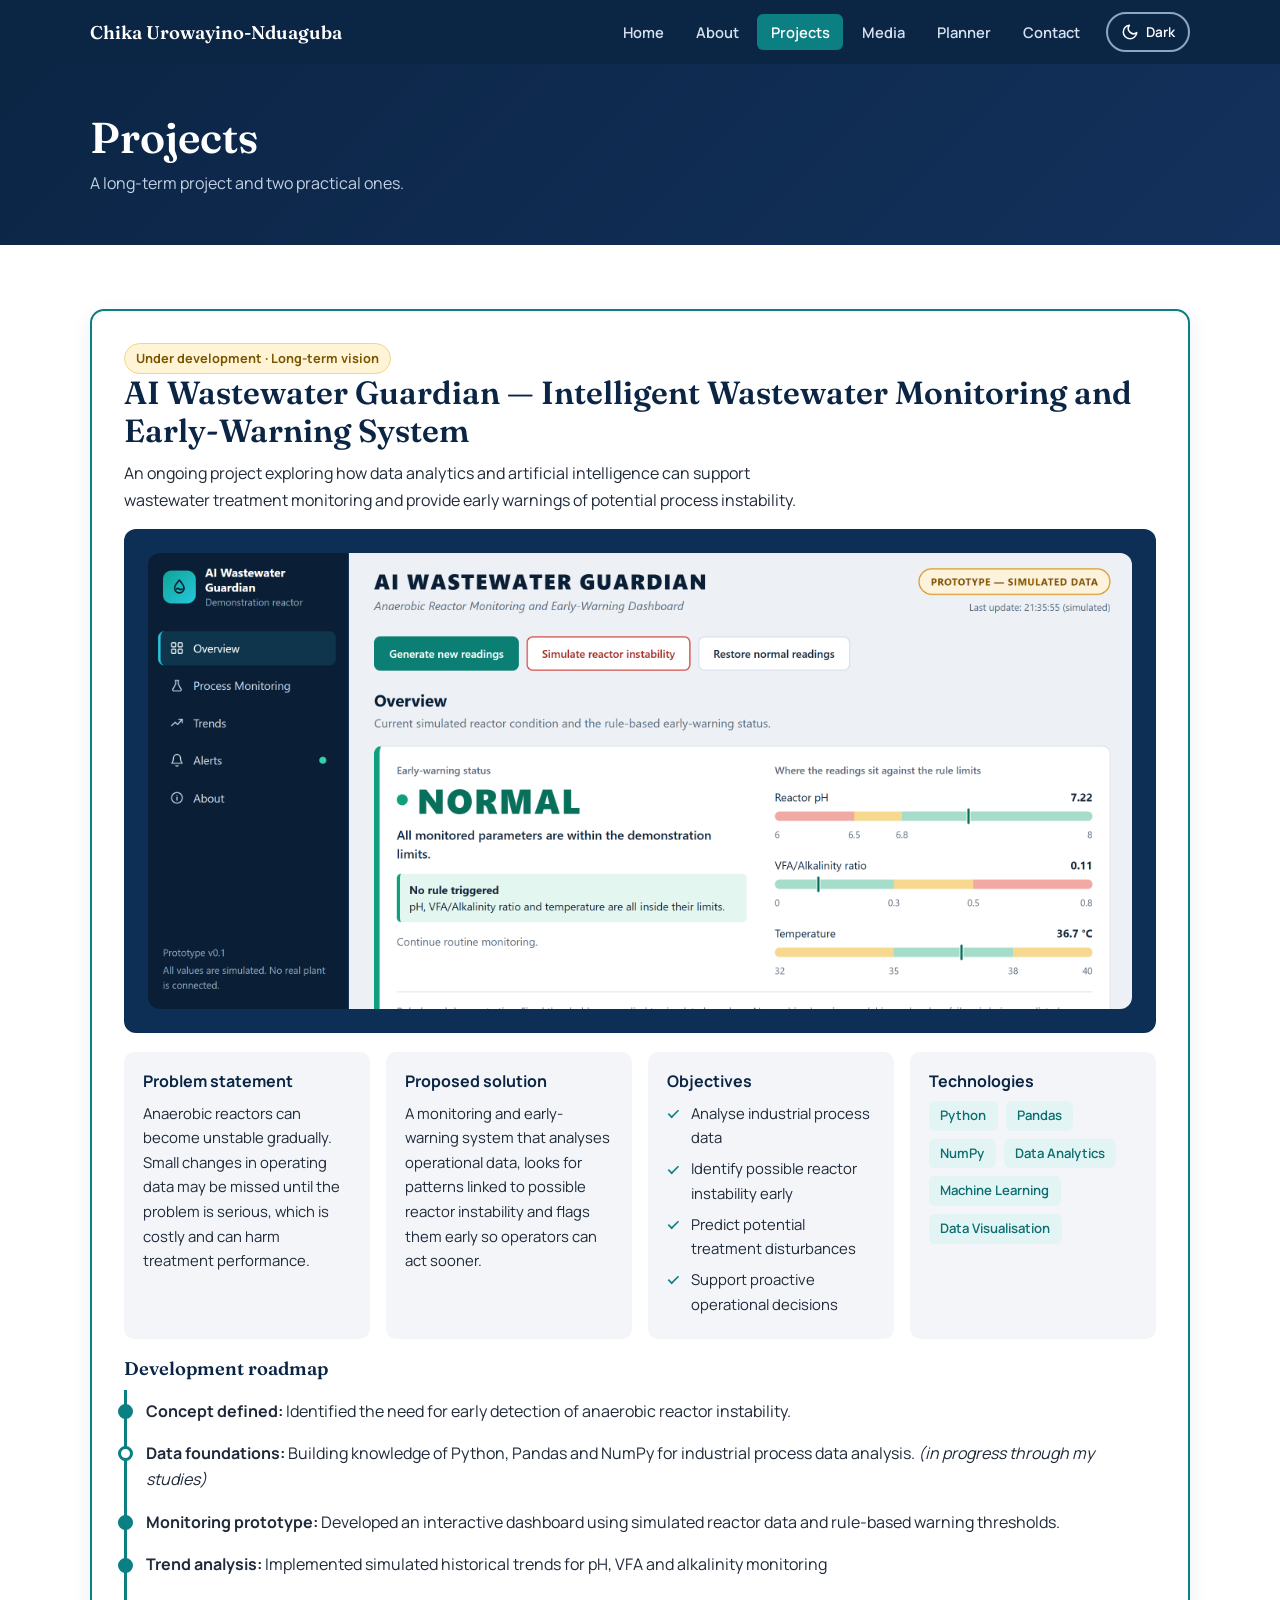
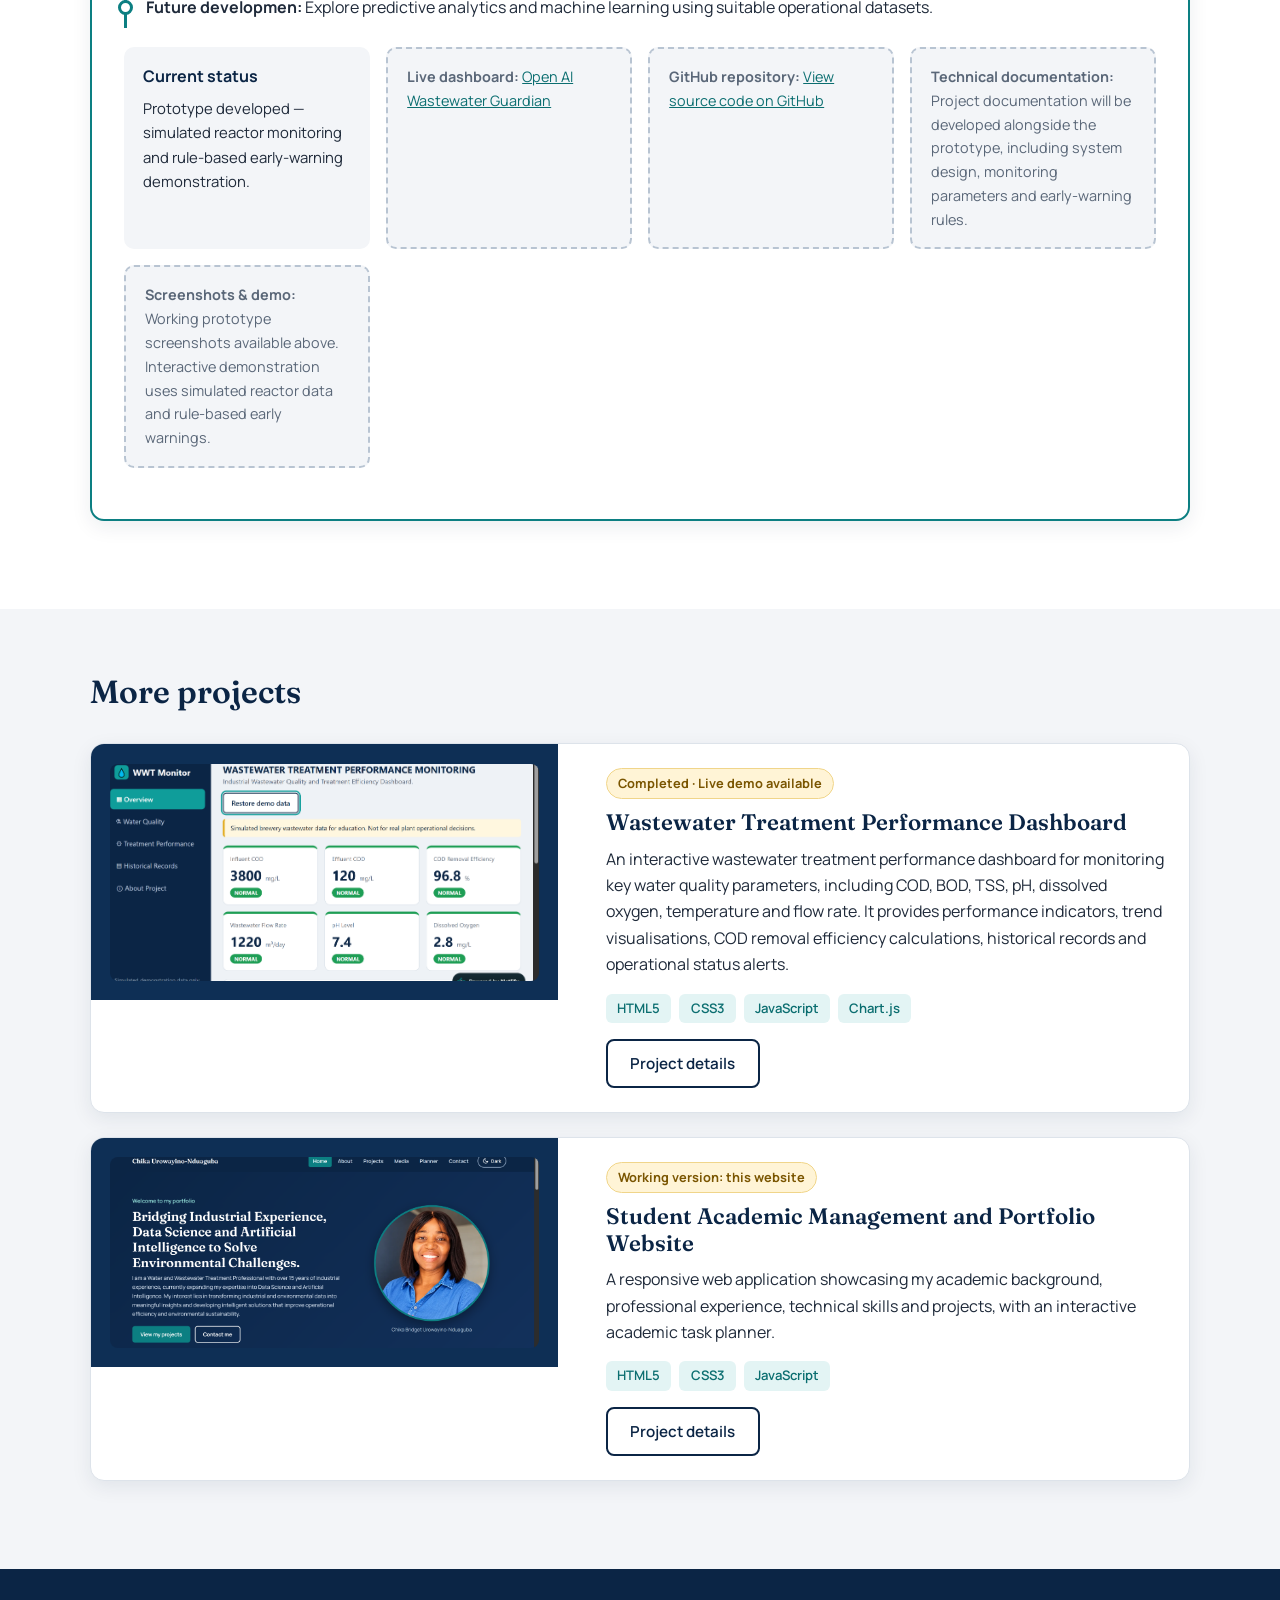
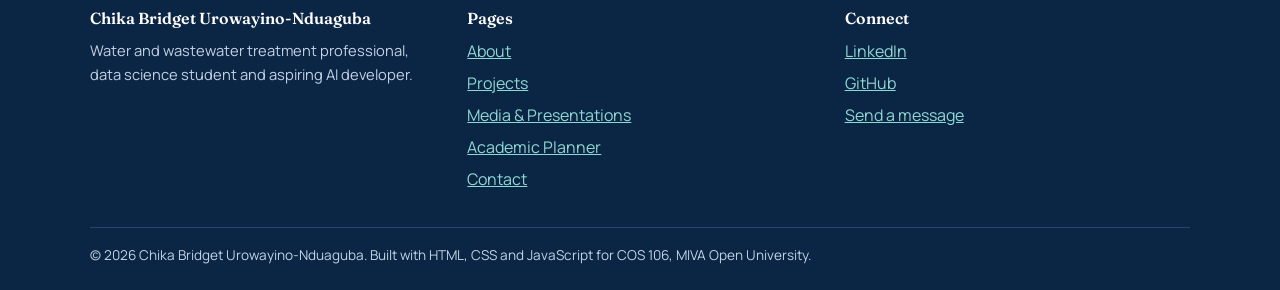
<file: projects.html>
<!DOCTYPE html>
<html lang="en">
<head>
  <meta charset="UTF-8">
  <meta name="viewport" content="width=device-width, initial-scale=1">
  <!-- Apply the saved theme BEFORE the page paints, so there is no light/dark flash -->
  <script>
    (function () {
      var theme = "light";
      try { if (localStorage.getItem("chika-theme") === "dark") theme = "dark"; } catch (e) {}
      document.documentElement.setAttribute("data-theme", theme);
    })();
  </script>
  <title>Projects | Chika Urowayino-Nduaguba</title>
  <meta name="description" content="Projects by Chika Urowayino-Nduaguba, including the AI Wastewater Guardian concept.">
  <link rel="preconnect" href="https://fonts.googleapis.com">
  <link rel="preconnect" href="https://fonts.gstatic.com" crossorigin>
  <link href="https://fonts.googleapis.com/css2?family=Fraunces:wght@600&family=Manrope:wght@400;600;700&display=swap" rel="stylesheet">
  <link rel="stylesheet" href="css/style.css">
</head>
<body>
  <a class="skip-link" href="#main">Skip to content</a>

  <!-- HEADER + NAVIGATION (same on all six pages) -->
  <header class="site-header">
    <nav class="container nav-bar" aria-label="Main navigation">
      <a class="brand" href="index.html">Chika Urowayino-Nduaguba</a>
      <ul class="nav-menu">
        <li><a href="index.html">Home</a></li>
        <li><a href="about.html">About</a></li>
        <li><a href="projects.html" aria-current="page">Projects</a></li>
        <li><a href="media.html">Media</a></li>
        <li><a href="planner.html">Planner</a></li>
        <li><a href="contact.html">Contact</a></li>
      </ul>
      <div class="nav-actions">
        <button class="theme-toggle" type="button" aria-label="Switch to dark mode">
          <svg class="icon-moon" viewBox="0 0 24 24" aria-hidden="true"><path d="M21 12.8A9 9 0 1 1 11.2 3a7 7 0 0 0 9.8 9.8z"/></svg>
          <svg class="icon-sun" viewBox="0 0 24 24" aria-hidden="true"><circle cx="12" cy="12" r="4"/><path d="M12 2v2M12 20v2M4.9 4.9l1.4 1.4M17.7 17.7l1.4 1.4M2 12h2M20 12h2M4.9 19.1l1.4-1.4M17.7 6.3l1.4-1.4"/></svg>
          <span class="theme-label" aria-hidden="true">Dark</span>
        </button>
        <button class="nav-toggle" aria-expanded="false" aria-label="Toggle menu">&#9776;</button>
      </div>
    </nav>
  </header>

  <main id="main">
    <section class="page-banner"><div class="container"><h1>Projects</h1><p>A long-term project and two practical ones.</p></div></section>

    <section class="section" id="ai-wastewater-guardian">
      <div class="container">
        <article class="project flagship">
          <div class="project-body">
            <span class="badge">Under development · Long-term vision</span>
            <h2>AI Wastewater Guardian — Intelligent Wastewater Monitoring and Early-Warning System</h2>

<p>An ongoing project exploring how data analytics and artificial intelligence can support wastewater treatment monitoring and provide early warnings of potential process instability.</p>
            <div class="grid grid-2" style="align-items:center;margin-top:1rem">
              <div class="featured-art" style="border-radius:12px">
  <img
    src="images/ai-wastewater-guardian.png"
    alt="AI Wastewater Guardian dashboard showing anaerobic reactor monitoring and early-warning indicators"
    style="width:100%;height:auto;display:block;border-radius:12px"
  >
</div>
              
            </div>
            <div class="meta-grid">
              <div><h4>Problem statement</h4><p>Anaerobic reactors can become unstable gradually. Small changes in operating data may be missed until the problem is serious, which is costly and can harm treatment performance.</p></div>
              <div><h4>Proposed solution</h4><p>A monitoring and early-warning system that analyses operational data, looks for patterns linked to possible reactor instability and flags them early so operators can act sooner.</p></div>
              <div><h4>Objectives</h4><ul class="ticks"><li>Analyse industrial process data</li><li>Identify possible reactor instability early</li><li>Predict potential treatment disturbances</li><li>Support proactive operational decisions</li></ul></div>
              <div><h4>Technologies</h4><ul class="tag-list"><li>Python</li><li>Pandas</li><li>NumPy</li><li>Data Analytics</li><li>Machine Learning</li><li>Data Visualisation</li></ul></div>
            </div>
            <h3>Development roadmap</h3>
            <ol class="roadmap">
              <li class="done"><strong>Concept defined:</strong> Identified the need for early detection of anaerobic reactor instability.</li>
             <li class="current"><strong>Data foundations:</strong> Building knowledge of Python, Pandas and NumPy for industrial process data analysis. <em>(in progress through my studies)</em></li>
              <li class="done"><strong>Monitoring prototype:</strong> Developed an interactive dashboard using simulated reactor data and rule-based warning thresholds.</li>
              <li class="done"><strong>Trend analysis:</strong> Implemented simulated historical trends for pH, VFA and alkalinity monitoring</li>
              <li class="planned"><strong>Future developmen:</strong> Explore predictive analytics and machine learning using suitable operational datasets.</li>
            </ol>
            <div class="meta-grid">
              <div><h4>Current status</h4><p>Prototype developed — simulated reactor monitoring and rule-based early-warning demonstration.</p></div>
              <div class="placeholder-box">
    <strong>Live dashboard:</strong>
    <a href="https://ai-wastewater-guardian.netlify.app/"
       target="_blank"
       rel="noopener noreferrer">
       Open AI Wastewater Guardian
    </a>
</div>
              <div class="placeholder-box">
    <strong>GitHub repository:</strong>
    <a href="https://github.com/chikaurowayino-hub/ai-wastewater-guardian"
       target="_blank"
       rel="noopener noreferrer">
        View source code on GitHub
    </a>
</div>
              <div class="placeholder-box"><strong>Technical documentation:</strong> Project documentation will be developed alongside the prototype, including system design, monitoring parameters and early-warning rules.</div>
              <div class="placeholder-box"><strong>Screenshots &amp; demo:</strong> Working prototype screenshots available above. Interactive demonstration uses simulated reactor data and rule-based early warnings.</div>
            </div>
          </div>
        </article>
      </div>
    </section>

    <section class="section section-alt">
      <div class="container">
        <div class="section-head"><h2>More projects</h2></div>
        
        <article class="project" id="wastewater-analytics">
          <div class="project-art"><img
  src="images/wastewater-dashboard.png"
  alt="Wastewater Treatment Performance Dashboard showing water quality indicators and treatment performance"
  class="project-screenshot"
></div>
          <div class="project-body">
            <span class="badge">Completed · Live demo available</span>
            <h2 style="margin-top:.6rem;font-size:1.4rem">Wastewater Treatment Performance Dashboard</h2>
            <p>An interactive wastewater treatment performance dashboard for monitoring key water quality parameters, including COD, BOD, TSS, pH, dissolved oxygen, temperature and flow rate. It provides performance indicators, trend visualisations, COD removal efficiency calculations, historical records and operational status alerts.</p>
            <ul class="tag-list"><li>HTML5</li><li>CSS3</li><li>JavaScript</li><li><Netlify class="js"></Netlify>Chart.js</li></ul>
            <details class="more">
              <summary class="btn btn-outline">Project details</summary>
              <div class="details-body">
                <p><strong>Problem:</strong> Wastewater treatment operators need a clear way to monitor treatment performance, identify abnormal conditions and analyse water quality trends.</p>

<p><strong>Solution:</strong> An interactive dashboard displaying key wastewater parameters, performance indicators, historical records and COD removal efficiency calculations.</p>

<p><strong>Key features:</strong></p>
<ul>
  <li>Water quality monitoring for COD, BOD, TSS, pH, dissolved oxygen, temperature and flow rate.</li>
  <li>Interactive charts and KPI cards.</li>
  <li>COD removal efficiency calculator.</li>
  <li>Historical data search and filtering.</li>
  <li>Operational status indicators and input validation.</li>
</ul>

<p><strong>Technologies:</strong> HTML5, CSS3, JavaScript and Chart.js.</p>

<p><strong>Data:</strong> Simulated data for demonstration purposes, not actual plant operational data.</p>

<p><strong>Status:</strong> Completed and deployed.</p>

<p><strong>Live dashboard:</strong>
<a href="https://wastewater-treatment-performance-dash.netlify.app/" target="_blank" rel="noopener noreferrer">View dashboard</a></p>

<p><strong>GitHub repository:</strong>
<a href="https://github.com/chikaurowayino-hub/wastewater-treatment-performance-dashboard" target="_blank" rel="noopener noreferrer">View source code</a></p>
                
            </p>
              </div>
            </details>
          </div>
        </article>
        
        <article class="project" id="portfolio-website">
         <div class="project-art">
    <img
        src="images/student-portfolio.png"
        alt="Screenshot of my Student Academic Management and Portfolio Website"
        class="project-screenshot"
    >
</div> 
          <div class="project-body">
            <span class="badge">Working version: this website</span>
            <h2 style="margin-top:.6rem;font-size:1.4rem">Student Academic Management and Portfolio Website</h2>
            <p>A responsive web application showcasing my academic background, professional experience, technical skills and projects, with an interactive academic task planner.</p>
            <ul class="tag-list"><li>HTML5</li><li>CSS3</li><li>JavaScript</li></ul>
            <details class="more">
              <summary class="btn btn-outline">Project details</summary>
              <div class="details-body">
                <p><strong>Problem:</strong> Students need one place to present their profile and also manage their academic tasks.</p>
                <p><strong>Proposed solution:</strong> A six-page site built with HTML5, CSS3 and vanilla JavaScript, including a planner that saves tasks in the browser.</p>
                <p><strong>Status:</strong> Working version: this website</p>
                <div class="placeholder-box">
    <strong>GitHub:</strong>
    <a href="https://github.com/chikaurowayino-hub/chika-portfolio-website"
       target="_blank"
       rel="noopener noreferrer">
       View source code on GitHub
    </a>
</div>
              </div>
            </details>
          </div>
        </article>
      </div>
    </section>

  </main>

  <!-- FOOTER -->
  <footer class="site-footer">
    <div class="container footer-grid">
      <div>
        <h3>Chika Bridget Urowayino-Nduaguba</h3>
        <p style="font-size:.92rem;">Water and wastewater treatment professional, data science student and aspiring AI developer.</p>
      </div>
      <div>
        <h3>Pages</h3>
        <ul>
          <li><a href="about.html">About</a></li>
          <li><a href="projects.html">Projects</a></li>
          <li><a href="media.html">Media &amp; Presentations</a></li>
          <li><a href="planner.html">Academic Planner</a></li>
          <li><a href="contact.html">Contact</a></li>
        </ul>
      </div>
      <div>
        <h3>Connect</h3>
        <ul>
          <li><a data-social="linkedin" href="#">LinkedIn</a></li>
          <li><a data-social="github" href="#">GitHub</a></li>
          <li><a href="contact.html">Send a message</a></li>
        </ul>
      </div>
    </div>
    <div class="container copy">&copy; <span id="year">2026</span> Chika Bridget Urowayino-Nduaguba. Built with HTML, CSS and JavaScript for COS 106, MIVA Open University.</div>
  </footer>

  <script src="js/main.js"></script>
</body>
</html>
</file>
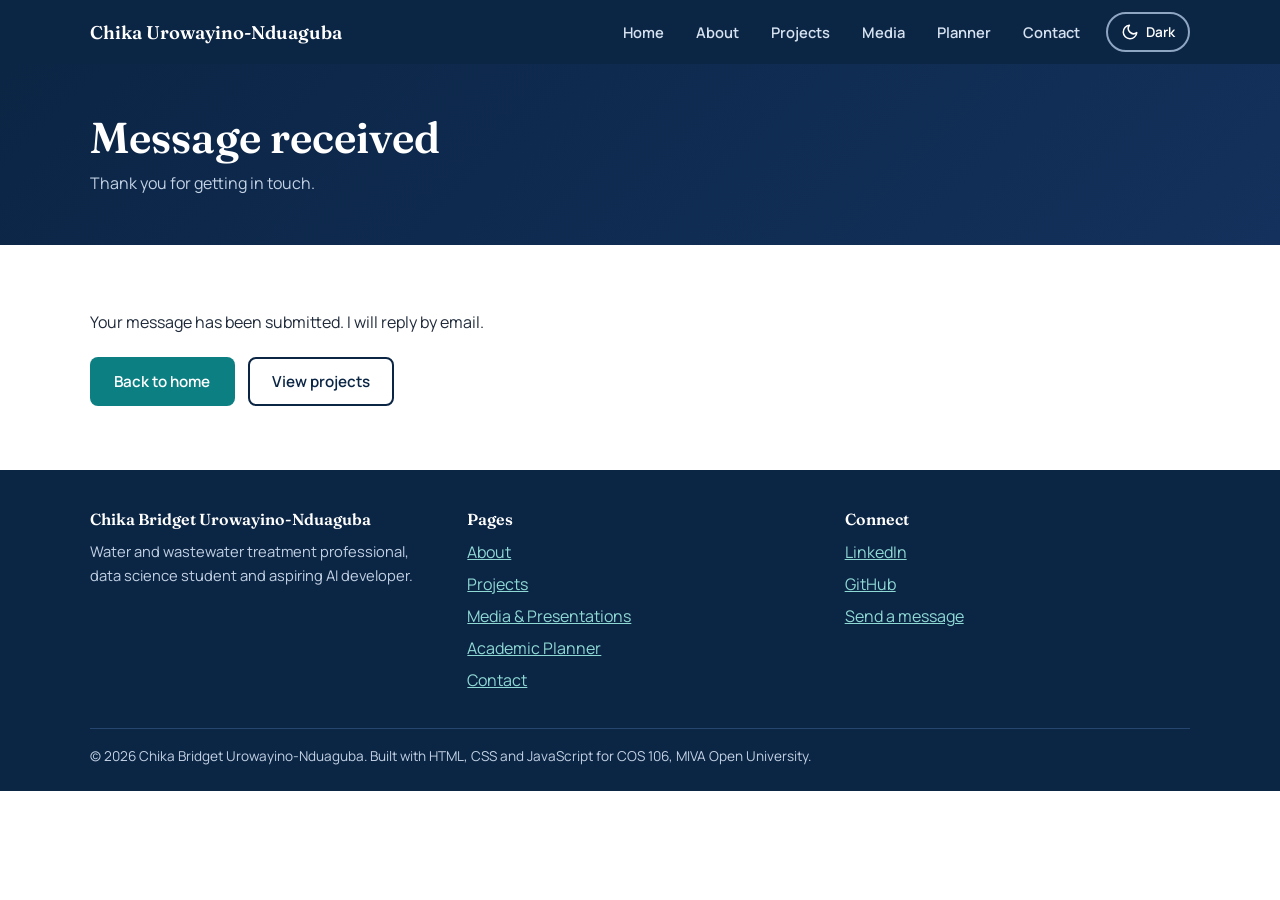
<file: thank-you.html>
<!DOCTYPE html>
<html lang="en">
<head>
  <meta charset="UTF-8">
  <meta name="viewport" content="width=device-width, initial-scale=1">
  <!-- Apply the saved theme BEFORE the page paints, so there is no light/dark flash -->
  <script>
    (function () {
      var theme = "light";
      try { if (localStorage.getItem("chika-theme") === "dark") theme = "dark"; } catch (e) {}
      document.documentElement.setAttribute("data-theme", theme);
    })();
  </script>
  <title>Thank you | Chika Urowayino-Nduaguba</title>
  <meta name="description" content="Message received.">
  <link rel="preconnect" href="https://fonts.googleapis.com">
  <link rel="preconnect" href="https://fonts.gstatic.com" crossorigin>
  <link href="https://fonts.googleapis.com/css2?family=Fraunces:wght@600&family=Manrope:wght@400;600;700&display=swap" rel="stylesheet">
  <link rel="stylesheet" href="css/style.css">
</head>
<body>
  <a class="skip-link" href="#main">Skip to content</a>

  <!-- HEADER + NAVIGATION (same on all six pages) -->
  <header class="site-header">
    <nav class="container nav-bar" aria-label="Main navigation">
      <a class="brand" href="index.html">Chika Urowayino-Nduaguba</a>
      <ul class="nav-menu">
        <li><a href="index.html">Home</a></li>
        <li><a href="about.html">About</a></li>
        <li><a href="projects.html">Projects</a></li>
        <li><a href="media.html">Media</a></li>
        <li><a href="planner.html">Planner</a></li>
        <li><a href="contact.html">Contact</a></li>
      </ul>
      <div class="nav-actions">
        <button class="theme-toggle" type="button" aria-label="Switch to dark mode">
          <svg class="icon-moon" viewBox="0 0 24 24" aria-hidden="true"><path d="M21 12.8A9 9 0 1 1 11.2 3a7 7 0 0 0 9.8 9.8z"/></svg>
          <svg class="icon-sun" viewBox="0 0 24 24" aria-hidden="true"><circle cx="12" cy="12" r="4"/><path d="M12 2v2M12 20v2M4.9 4.9l1.4 1.4M17.7 17.7l1.4 1.4M2 12h2M20 12h2M4.9 19.1l1.4-1.4M17.7 6.3l1.4-1.4"/></svg>
          <span class="theme-label" aria-hidden="true">Dark</span>
        </button>
        <button class="nav-toggle" aria-expanded="false" aria-label="Toggle menu">&#9776;</button>
      </div>
    </nav>
  </header>

  <main id="main">
    <section class="page-banner"><div class="container"><h1>Message received</h1><p>Thank you for getting in touch.</p></div></section>

    <section class="section"><div class="container">
      <p>Your message has been submitted. I will reply by email.</p>
      <div class="btn-row"><a class="btn btn-primary" href="index.html">Back to home</a><a class="btn btn-outline" href="projects.html">View projects</a></div>
    </div></section>

  </main>

  <!-- FOOTER -->
  <footer class="site-footer">
    <div class="container footer-grid">
      <div>
        <h3>Chika Bridget Urowayino-Nduaguba</h3>
        <p style="font-size:.92rem;">Water and wastewater treatment professional, data science student and aspiring AI developer.</p>
      </div>
      <div>
        <h3>Pages</h3>
        <ul>
          <li><a href="about.html">About</a></li>
          <li><a href="projects.html">Projects</a></li>
          <li><a href="media.html">Media &amp; Presentations</a></li>
          <li><a href="planner.html">Academic Planner</a></li>
          <li><a href="contact.html">Contact</a></li>
        </ul>
      </div>
      <div>
        <h3>Connect</h3>
        <ul>
          <li><a data-social="linkedin" href="#">LinkedIn</a></li>
          <li><a data-social="github" href="#">GitHub</a></li>
          <li><a href="contact.html">Send a message</a></li>
        </ul>
      </div>
    </div>
    <div class="container copy">&copy; <span id="year">2026</span> Chika Bridget Urowayino-Nduaguba. Built with HTML, CSS and JavaScript for COS 106, MIVA Open University.</div>
  </footer>

  <script src="js/main.js"></script>
</body>
</html>
</file>
<file: css/style.css>
/* ==========================================================
   CHIKA'S PORTFOLIO – SHARED DESIGN SYSTEM (style.css)
   Every page uses this one file, so the look stays consistent.
   Sections:
   1. Colours & fonts (variables)   5. Hero
   2. Reset & base                  6. Cards, grids, badges
   3. Layout helpers                7. Featured project
   4. Header & navigation           8. Footer & responsive rules
   ========================================================== */

/* 1. VARIABLES – change a colour here and it changes everywhere */
:root {
  --navy: #0b2545;
  --navy-soft: #13315c;
  --teal: #0c7f82;
  --teal-dark: #0b6e70;
  --teal-light: #e3f4f4;
  --blue: #3e6fb0;
  --grey: #f3f5f8;
  --line: #dde3ea;
  --text: #1f2a3a;
  --muted: #5a6778;
  --white: #ffffff;
  --radius: 10px;
  --font-body: "Manrope", "Segoe UI", Arial, sans-serif;
  --font-head: "Fraunces", Georgia, "Times New Roman", serif;
  --shadow: 0 6px 20px rgba(11, 37, 69, 0.08);

  /* THEME VARIABLES – light mode (default). Dark values are further below. */
  --bg: #ffffff;           /* page background */
  --bg-alt: #f3f5f8;       /* alternate section background */
  --surface: #ffffff;      /* cards, panels, tables, inputs */
  --surface-2: #f3f5f8;    /* small highlighted blocks */
  --heading: #0b2545;      /* headings and outline buttons */
  --accent-text: #0b6e70;  /* teal text and links */
  --input-border: #b8c4d2;
  --teal-border: #b9dede;
  --danger: #b3261e;
  --badge-bg: #fff4d6; --badge-text: #7a5500; --badge-border: #f0d58a;
  --ok-bg: #e4f5ea; --ok-text: #145a2e; --ok-border: #a7d9b8;
  --bad-bg: #fdeceb; --bad-text: #8c1d18; --bad-border: #f1b8b4;
}

/* DARK MODE – only the variables change, so layout stays identical.
   The header, hero, footer and featured card are already navy, so they stay as they are. */
:root[data-theme="dark"] {
  color-scheme: dark;
  --bg: #0c1a2d;
  --bg-alt: #0f2238;
  --surface: #14293f;
  --surface-2: #1a3350;
  --heading: #f1f5fa;
  --text: #e3eaf3;
  --muted: #aebdce;
  --line: #2b4562;
  --teal-light: #12373c;
  --accent-text: #6fd6d0;
  --input-border: #4a6482;
  --teal-border: #1f5a5f;
  --danger: #ff8f86;
  --badge-bg: #3a2e0b; --badge-text: #f5d27a; --badge-border: #6b5516;
  --ok-bg: #12301f; --ok-text: #8fe0ab; --ok-border: #24593a;
  --bad-bg: #3a1614; --bad-text: #ffb4ae; --bad-border: #6b2a26;
  --shadow: 0 6px 20px rgba(0, 0, 0, 0.35);
}

/* 2. RESET & BASE */
*, *::before, *::after { box-sizing: border-box; }
html { scroll-behavior: smooth; }
body {
  margin: 0;
  font-family: var(--font-body);
  color: var(--text);
  background: var(--bg);
  line-height: 1.65;
  font-size: 1rem;
}
img, video, iframe { max-width: 100%; height: auto; display: block; }
h1, h2, h3 { font-family: var(--font-head); color: var(--heading); line-height: 1.2; margin: 0 0 .6rem; }
h1 { font-size: clamp(1.8rem, 4.2vw, 2.7rem); font-weight: 600; }
h2 { font-size: clamp(1.5rem, 3vw, 2rem); font-weight: 600; }
h3 { font-size: 1.15rem; font-weight: 600; }
p { margin: 0 0 1rem; max-width: 68ch; }
a { color: var(--accent-text); }
:focus-visible { outline: 3px solid var(--blue); outline-offset: 3px; }
.skip-link { position: absolute; left: -999px; top: 0; background: var(--navy); color: #fff; padding: .6rem 1rem; z-index: 200; }
.skip-link:focus { left: 0; }

/* 3. LAYOUT HELPERS */
.container { width: min(1100px, 92%); margin-inline: auto; }
.section { padding: 4rem 0; }
.section-alt { background: var(--bg-alt); }
.section-head { margin-bottom: 2rem; }
.section-head p { color: var(--muted); }
.grid { display: grid; gap: 1.25rem; }
.grid-3 { grid-template-columns: repeat(auto-fit, minmax(250px, 1fr)); }
.grid-2 { grid-template-columns: repeat(auto-fit, minmax(300px, 1fr)); }

/* Buttons */
.btn {
  display: inline-block; padding: .75rem 1.4rem; border-radius: 8px;
  font: 600 .95rem var(--font-body); text-decoration: none; cursor: pointer;
  border: 2px solid transparent; transition: background .2s, color .2s, border-color .2s;
}
.btn-primary { background: var(--teal); color: #fff; }
.btn-primary:hover { background: var(--teal-dark); }
.btn-outline { border-color: var(--heading); color: var(--heading); background: transparent; }
.btn-outline:hover { background: var(--heading); color: var(--bg); }
.btn-row { display: flex; flex-wrap: wrap; gap: .8rem; margin-top: 1.4rem; }

/* 4. HEADER & NAVIGATION */
.site-header { background: var(--navy); position: sticky; top: 0; z-index: 100; }
.nav-bar { display: flex; align-items: center; justify-content: space-between; min-height: 64px; }
.brand { color: #fff; text-decoration: none; font: 600 1.15rem var(--font-head); }
.nav-menu { display: flex; gap: .3rem; list-style: none; margin: 0; padding: 0; }
.nav-menu a {
  color: #d6e2f0; text-decoration: none; padding: .5rem .85rem; border-radius: 6px;
  font-weight: 600; font-size: .92rem; transition: background .2s, color .2s;
}
.nav-menu a:hover { background: var(--navy-soft); color: #fff; }
.nav-menu a[aria-current="page"] { background: var(--teal); color: #fff; }
.nav-toggle { display: none; background: none; border: 2px solid #8fa6c2; color: #fff; border-radius: 6px; padding: .4rem .7rem; font-size: 1.1rem; cursor: pointer; }

/* 5. HERO */
.hero { background: linear-gradient(135deg, var(--navy) 0%, var(--navy-soft) 100%); color: #fff; padding: 4.5rem 0; }
.hero-inner { display: grid; grid-template-columns: 1.4fr 1fr; gap: 3rem; align-items: center; }
.hero h1 { color: #fff; font-size: clamp(1.6rem, 3.6vw, 2.35rem); }
.hero .welcome { color: #8fd9d4; font-weight: 600; margin-bottom: .6rem; }
.hero .intro { color: #d6e2f0; }
.hero .btn-outline { border-color: #fff; color: #fff; }
.hero .btn-outline:hover { background: #fff; color: var(--navy); }
.hero-photo { justify-self: center; }
.hero-photo img { width: min(340px, 78vw); height: auto; aspect-ratio: 1 / 1; object-fit: cover; border-radius: 50%; border: 5px solid var(--teal); box-shadow: 0 10px 30px rgba(0,0,0,.35); }
.hero-photo figcaption { text-align: center; margin-top: .8rem; color: #b9c9dc; font-size: .9rem; }
/* The one page-load moment: hero text rises in once */
.hero-text { animation: rise .8s ease both; }
@keyframes rise { from { opacity: 0; transform: translateY(18px); } to { opacity: 1; transform: none; } }

/* Identity pills under the hero */
.identity { background: var(--teal-light); padding: 1.1rem 0; }
.pills { display: flex; flex-wrap: wrap; gap: .6rem; list-style: none; margin: 0; padding: 0; }
.pills li { background: var(--surface); border: 1px solid var(--teal-border); color: var(--accent-text); font-weight: 600; font-size: .88rem; padding: .35rem .85rem; border-radius: 999px; }

/* 6. CARDS, GRIDS, BADGES */
.card { background: var(--surface); border: 1px solid var(--line); border-radius: var(--radius); padding: 1.5rem; box-shadow: var(--shadow); transition: transform .2s, border-color .2s; }
.card:hover { transform: translateY(-3px); border-color: var(--teal); }
.card .icon { width: 44px; height: 44px; border-radius: 10px; background: var(--teal-light); display: grid; place-items: center; margin-bottom: .9rem; }
.card .icon svg { width: 24px; height: 24px; stroke: var(--accent-text); fill: none; stroke-width: 1.8; stroke-linecap: round; stroke-linejoin: round; }
.card p { color: var(--muted); font-size: .95rem; margin: 0; }
.badge { display: inline-block; font-size: .8rem; font-weight: 700; padding: .25rem .7rem; border-radius: 999px; background: var(--badge-bg); color: var(--badge-text); border: 1px solid var(--badge-border); }
.badge-teal { background: var(--teal-light); color: var(--accent-text); border-color: var(--teal-border); }

/* Two-column text + side panel */
.split { display: grid; grid-template-columns: 1.5fr 1fr; gap: 2.5rem; align-items: start; }
.facts { list-style: none; padding: 1.4rem; margin: 0; background: var(--surface-2); border-radius: var(--radius); border-left: 4px solid var(--teal); }
.facts li { padding: .45rem 0; border-bottom: 1px solid var(--line); font-size: .95rem; }
.facts li:last-child { border-bottom: 0; }

/* 7. FEATURED PROJECT */
.featured { display: grid; grid-template-columns: 1fr 1.2fr; background: var(--navy); color: #fff; border-radius: 14px; overflow: hidden; box-shadow: var(--shadow); }
.featured-art { background: #0e2f55; display: grid; place-items: center; padding: 1.5rem; }
.featured-art svg { width: 100%; max-width: 380px; height: auto; }
.featured-art img {
    display: block;
    width: 100%;
    max-width: 100%;
    max-height: 560px;
    height: auto;
    object-fit: contain;
    border-radius: 12px;
}
.featured-body { padding: 2rem; }
.featured-body h2, .featured-body h3 { color: #fff; }
.featured-body p { color: #d6e2f0; }
.featured-body .tags { list-style: none; display: flex; flex-wrap: wrap; gap: .5rem; padding: 0; margin: 1rem 0 0; }
.featured-body .tags li { background: rgba(255,255,255,.12); padding: .25rem .7rem; border-radius: 6px; font-size: .85rem; }
.note { font-size: .85rem; color: #a9bdd4; margin-top: 1rem; }

/* 8. FOOTER */
.site-footer { background: var(--navy); color: #c3d2e4; padding: 2.5rem 0 1.5rem; }
.footer-grid { display: grid; grid-template-columns: repeat(auto-fit, minmax(200px, 1fr)); gap: 2rem; }
.site-footer h3 { color: #fff; font-size: 1rem; }
.site-footer ul { list-style: none; margin: 0; padding: 0; }
.site-footer li { margin-bottom: .35rem; }
.site-footer a { color: #8fd9d4; }
.site-footer .copy { border-top: 1px solid #27466f; margin-top: 1.8rem; padding-top: 1rem; font-size: .85rem; }
.pending-link { color: #8da3bd; cursor: default; }

/* RESPONSIVE – tablets and phones */
@media (max-width: 860px) {
  .hero-inner, .split, .featured { grid-template-columns: 1fr; }
  .hero { padding: 3rem 0; }
  .hero-photo { order: -1; }
  .nav-toggle { display: block; }
  .nav-menu { display: none; position: absolute; top: 64px; left: 0; right: 0; background: var(--navy); flex-direction: column; padding: .6rem 4%; border-top: 1px solid #27466f; }
  .nav-menu.open { display: flex; }
  .nav-menu a { display: block; padding: .8rem; }
  .section { padding: 3rem 0; }
}

/* Respect people who turn animations off in their device settings */
@media (prefers-reduced-motion: reduce) {
  *, *::before, *::after { animation: none !important; transition: none !important; scroll-behavior: auto !important; }
}

/* ==========================================================
   STAGE 2 ADDITIONS – shared by About, Projects, Media,
   Planner and Contact pages
   ========================================================== */

/* Page banner (top of inner pages) */
.page-banner { background: linear-gradient(135deg, var(--navy), var(--navy-soft)); color: #fff; padding: 3rem 0; }
.page-banner h1 { color: #fff; margin-bottom: .4rem; }
.page-banner p { color: #c3d2e4; margin: 0; }

/* Professional journey (homepage + about): a real sequence, so steps are numbered */
.journey { list-style: none; margin: 0; padding: 0; display: grid; grid-template-columns: repeat(4, 1fr); gap: 1rem; counter-reset: step; }
.journey li { position: relative; background: var(--surface); border: 1px solid var(--line); border-top: 4px solid var(--teal); border-radius: var(--radius); padding: 1.2rem; counter-increment: step; }
.journey li::before { content: counter(step); display: grid; place-items: center; width: 30px; height: 30px; border-radius: 50%; background: var(--heading); color: var(--bg); font-weight: 700; font-size: .9rem; margin-bottom: .6rem; }
.journey li:last-child { border-top-color: var(--blue); }
.journey h3 { font-size: 1.05rem; }
.journey p { font-size: .9rem; color: var(--muted); margin: 0; }
.journey li:not(:last-child)::after { content: ""; position: absolute; right: -.75rem; top: 2.1rem; width: .5rem; height: .5rem; border-top: 2px solid var(--teal); border-right: 2px solid var(--teal); transform: rotate(45deg); }

/* Tables */
.table-wrap { overflow-x: auto; }
table { width: 100%; border-collapse: collapse; background: var(--surface); font-size: .95rem; }
caption { text-align: left; font-weight: 700; color: var(--heading); padding-bottom: .6rem; }
th, td { text-align: left; padding: .75rem 1rem; border-bottom: 1px solid var(--line); vertical-align: top; }
thead th { background: var(--navy); color: #fff; font-weight: 600; }
tbody tr:nth-child(even) { background: var(--surface-2); }

/* Lists with ticks */
.ticks { list-style: none; padding: 0; margin: 0; }
.ticks li { padding-left: 1.5rem; position: relative; margin-bottom: .4rem; }
.ticks li::before { content: ""; position: absolute; left: 0; top: .55em; width: .8rem; height: .45rem; border-left: 2px solid var(--teal); border-bottom: 2px solid var(--teal); transform: rotate(-45deg) scale(.8); }
.about-photo img { width: 100%; max-width: 300px; height: auto; aspect-ratio: 1 / 1; object-fit: cover; border-radius: var(--radius); border: 4px solid var(--teal); }

/* Projects */
.project { display: grid; grid-template-columns: 1fr 1.3fr; gap: 1.5rem; background: var(--surface); border: 1px solid var(--line); border-radius: 14px; overflow: hidden; box-shadow: var(--shadow); margin-bottom: 1.5rem; }
.project-art {
    background: #0e2f55;
    padding: 1.2rem;
    display: grid;
    place-items: start center;
    align-content: start;
    align-self: start;
    height: fit-content;
}
.project-art svg { width: 100%; max-width: 320px; height: auto; }
.project-art img {
    display: block;
    width: 100%;
    max-width: 100%;
    height: auto;
    object-fit: contain;
    border-radius: 8px;
}
.project-body { padding: 1.5rem; }
.project.flagship { border: 2px solid var(--teal); grid-template-columns: 1fr; }
.project.flagship .project-body { padding: 2rem; }
.meta-grid { display: grid; grid-template-columns: repeat(auto-fit, minmax(240px, 1fr)); gap: 1rem; margin: 1.2rem 0; }
.meta-grid > div { background: var(--surface-2); border-radius: var(--radius); padding: 1rem 1.2rem; }
.meta-grid h4 { margin: 0 0 .4rem; color: var(--heading); }
.meta-grid p, .meta-grid ul { margin: 0; font-size: .93rem; }
.tag-list { list-style: none; display: flex; flex-wrap: wrap; gap: .5rem; padding: 0; margin: .6rem 0 1rem; }
.tag-list li { background: var(--teal-light); color: var(--accent-text); font-weight: 600; font-size: .82rem; padding: .25rem .7rem; border-radius: 6px; }
.roadmap { list-style: none; padding: 0; margin: 0; border-left: 3px solid var(--teal); }
.roadmap li { padding: .5rem 0 .5rem 1.2rem; position: relative; }
.roadmap li::before { content: ""; position: absolute; left: -9px; top: .9rem; width: 15px; height: 15px; border-radius: 50%; background: var(--surface); border: 3px solid var(--teal); }
.roadmap li.done::before { background: var(--teal); }
.placeholder-box { border: 2px dashed var(--input-border); border-radius: var(--radius); padding: 1rem; color: var(--muted); font-size: .9rem; background: var(--surface); }
.label-illus { font-size: .78rem; color: var(--muted); margin: .5rem 0 0; text-align: center; }
details.more { margin-top: 1rem; }
details.more summary { cursor: pointer; display: inline-block; list-style: none; }
details.more summary::-webkit-details-marker { display: none; }
details.more[open] summary { background: var(--heading); color: var(--bg); }
details.more .details-body { margin-top: 1rem; padding: 1rem; background: var(--surface-2); border-radius: var(--radius); }

/* Media page */
.media-card { background: var(--surface); border: 1px solid var(--line); border-radius: var(--radius); overflow: hidden; box-shadow: var(--shadow); display: flex; flex-direction: column; }
.media-card .body { padding: 1rem 1.2rem 1.3rem; display: flex; flex-direction: column; gap: .5rem; flex: 1; }
.media-card h3 { margin: 0; font-size: 1.02rem; }
.media-card p { color: var(--muted); font-size: .9rem; margin: 0; }
.media-card .btn { align-self: flex-start; margin-top: auto; padding: .5rem 1rem; font-size: .88rem; }
.video-frame { position: relative; aspect-ratio: 16 / 9; background: #0b2545; }
.video-frame iframe, .video-frame video, .video-frame img { position: absolute; inset: 0; width: 100%; height: 100%; object-fit: cover; border: 0; }
.thumb-btn { position: absolute; inset: 0; border: 0; padding: 0; cursor: pointer; background: #0b2545; }
.thumb-btn img { width: 100%; height: 100%; object-fit: cover; }
.thumb-btn .play { position: absolute; inset: 0; margin: auto; width: 60px; height: 60px; border-radius: 50%; background: rgba(15,139,141,.92); display: grid; place-items: center; transition: transform .2s; }
.thumb-btn:hover .play { transform: scale(1.1); }
.thumb-btn .play::after { content: ""; border-left: 18px solid #fff; border-top: 11px solid transparent; border-bottom: 11px solid transparent; margin-left: 5px; }
.placeholder-frame { display: grid; place-items: center; text-align: center; padding: 1rem; color: #c3d2e4; font-size: .9rem; background: repeating-linear-gradient(45deg, #0e2f55, #0e2f55 12px, #0b2545 12px, #0b2545 24px); }
.intro-video { max-width: 760px; margin: 0 auto; }
.code-box { background: #0b2545; color: #d6e2f0; padding: 1rem 1.2rem; border-radius: var(--radius); overflow-x: auto; font: .85rem/1.6 Consolas, "Courier New", monospace; }

/* Planner */
.stats { display: grid; grid-template-columns: repeat(3, 1fr); gap: 1rem; margin-bottom: 1.5rem; }
.stat { background: var(--surface); border: 1px solid var(--line); border-radius: var(--radius); padding: 1rem; text-align: center; }
.stat strong { display: block; font: 600 2rem var(--font-head); color: var(--heading); }
.stat span { color: var(--muted); font-size: .9rem; }
.planner-layout { display: grid; grid-template-columns: 360px 1fr; gap: 1.5rem; align-items: start; }
.panel { background: var(--surface); border: 1px solid var(--line); border-radius: var(--radius); padding: 1.4rem; box-shadow: var(--shadow); }
.field { margin-bottom: 1rem; }
.field label { display: block; font-weight: 600; margin-bottom: .3rem; font-size: .93rem; }
.field input, .field select, .field textarea { width: 100%; padding: .65rem .8rem; border: 1.5px solid var(--input-border); border-radius: 8px; font: inherit; background: var(--surface); color: var(--text); }
.field input:focus, .field select:focus, .field textarea:focus { outline: 3px solid #bcd3ef; border-color: var(--blue); }
.field.invalid input, .field.invalid textarea { border-color: var(--danger); }
.error-msg { color: var(--danger); font-size: .85rem; margin: .3rem 0 0; min-height: 1.1em; }
.filters { display: flex; flex-wrap: wrap; gap: .5rem; margin-bottom: 1rem; }
.filter-btn { padding: .45rem 1rem; border-radius: 999px; border: 1.5px solid var(--heading); background: var(--surface); color: var(--heading); font: 600 .88rem var(--font-body); cursor: pointer; }
.filter-btn.active { background: var(--heading); color: var(--bg); }
.task-list { list-style: none; margin: 0; padding: 0; display: grid; gap: .8rem; }
.task { display: grid; grid-template-columns: auto 1fr auto; gap: .8rem; align-items: start; background: var(--surface); border: 1px solid var(--line); border-left: 5px solid var(--blue); border-radius: var(--radius); padding: .9rem 1rem; animation: rise .3s ease both; }
.task.high { border-left-color: var(--danger); } .task.medium { border-left-color: #d98e04; } .task.low { border-left-color: var(--teal); }
.task.done { opacity: .65; } .task.done h3 { text-decoration: line-through; }
.task h3 { margin: 0 0 .2rem; font-size: 1.02rem; font-family: var(--font-body); font-weight: 700; }
.task p { margin: 0 0 .3rem; font-size: .9rem; color: var(--muted); }
.task small { color: var(--muted); }
.task input[type=checkbox] { width: 20px; height: 20px; margin-top: .25rem; accent-color: var(--teal); }
.btn-delete { background: var(--surface); border: 1.5px solid var(--danger); color: var(--danger); border-radius: 8px; padding: .35rem .8rem; font: 600 .85rem var(--font-body); cursor: pointer; }
.btn-delete:hover { background: var(--danger); color: var(--bg); }
.empty { text-align: center; color: var(--muted); padding: 2rem 1rem; border: 2px dashed var(--line); border-radius: var(--radius); }
.overdue { color: var(--danger); font-weight: 700; }

/* Contact */
.contact-layout { display: grid; grid-template-columns: 1.3fr 1fr; gap: 2rem; align-items: start; }
.form-status { padding: .9rem 1rem; border-radius: 8px; margin-bottom: 1rem; font-weight: 600; }
.form-status.ok { background: var(--ok-bg); color: var(--ok-text); border: 1px solid var(--ok-border); }
.form-status.bad { background: var(--bad-bg); color: var(--bad-text); border: 1px solid var(--bad-border); }
.form-status.info { background: var(--teal-light); color: var(--accent-text); border: 1px solid var(--teal-border); }
.hp { position: absolute; left: -9999px; }

@media (max-width: 860px) {
  .journey { grid-template-columns: 1fr; }
  .journey li:not(:last-child)::after { display: none; }
  .project, .planner-layout, .contact-layout { grid-template-columns: 1fr; }
  .stats { gap: .5rem; } .stat strong { font-size: 1.5rem; }
  .task { grid-template-columns: auto 1fr; } .task .btn-delete { grid-column: 2; justify-self: start; }
}


/* ==========================================================
   LIGHT / DARK MODE TOGGLE
   JavaScript (main.js) sets data-theme="light" or "dark" on <html>.
   ========================================================== */
.nav-menu { margin-left: auto; margin-right: .8rem; }
.nav-actions { display: flex; align-items: center; gap: .5rem; }
.theme-toggle {
  display: inline-flex; align-items: center; gap: .45rem; cursor: pointer;
  background: transparent; color: #fff; border: 2px solid #8fa6c2; border-radius: 999px;
  padding: .35rem .8rem; font: 600 .85rem var(--font-body); min-height: 40px;
  transition: background .2s, border-color .2s;
}
.theme-toggle:hover { background: var(--navy-soft); border-color: #8fd9d4; }
.theme-toggle svg { width: 18px; height: 18px; stroke: currentColor; fill: none; stroke-width: 2; stroke-linecap: round; stroke-linejoin: round; }
/* Show the moon in light mode (click = go dark) and the sun in dark mode (click = go light) */
.theme-toggle .icon-sun { display: none; }
:root[data-theme="dark"] .theme-toggle .icon-sun { display: block; }
:root[data-theme="dark"] .theme-toggle .icon-moon { display: none; }
:root[data-theme="dark"] .site-header { border-bottom: 1px solid #27466f; }

/* Smooth colour change – applied for a moment only while switching,
   so normal hover effects and page load are not affected. */
@media (prefers-reduced-motion: no-preference) {
  html.theme-transition *, html.theme-transition *::before, html.theme-transition *::after {
    transition: background-color .35s ease, color .35s ease, border-color .35s ease, fill .35s ease, stroke .35s ease !important;
  }
}
@media (max-width: 860px) {
  .nav-menu { margin: 0; }
  .nav-actions { margin-left: auto; }
}
@media (max-width: 420px) {
  .theme-label { display: none; }          /* icon only on very small phones */
  .theme-toggle { padding: .35rem .6rem; }
  .brand { font-size: 1rem; }
}

/* Small readability fixes (keep text readable on both themes) */
.project-art .label-illus { color: #a9bdd4; }
.facts .pending-link { color: var(--muted); }
</file>
